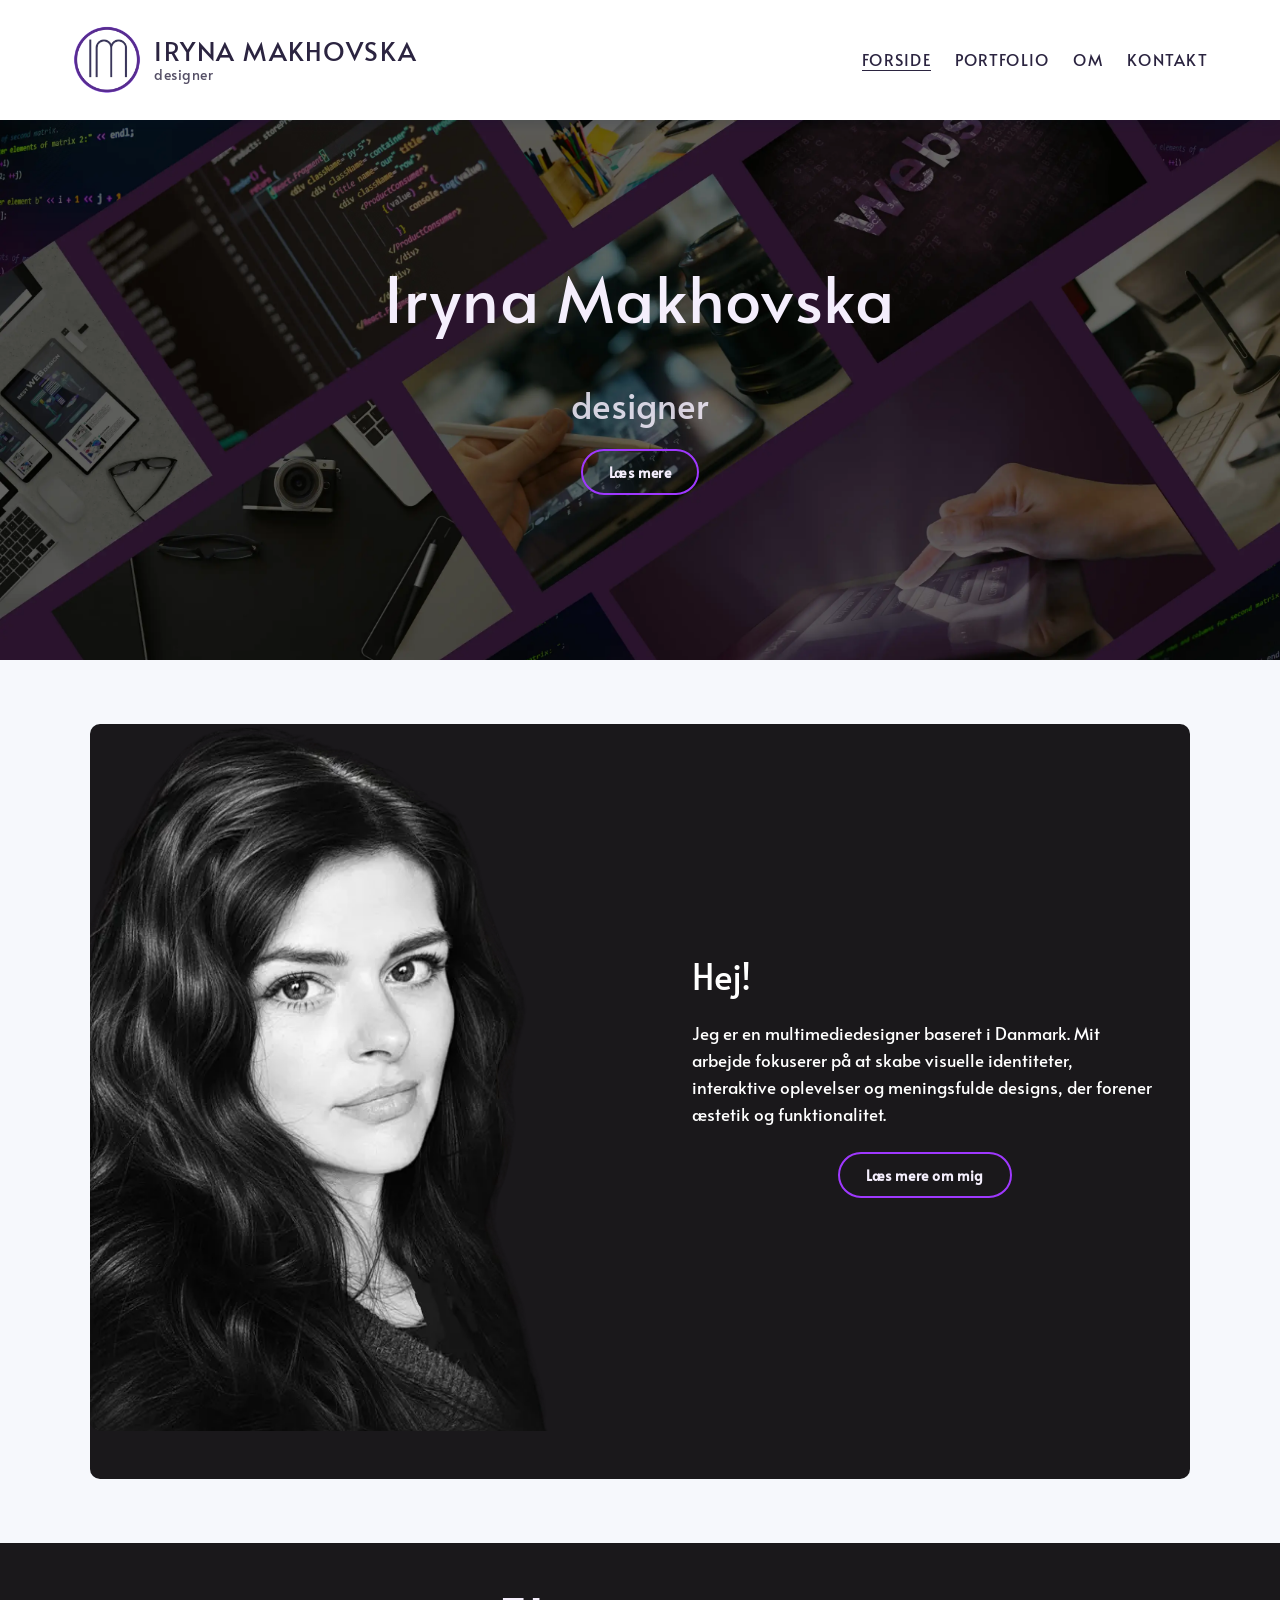
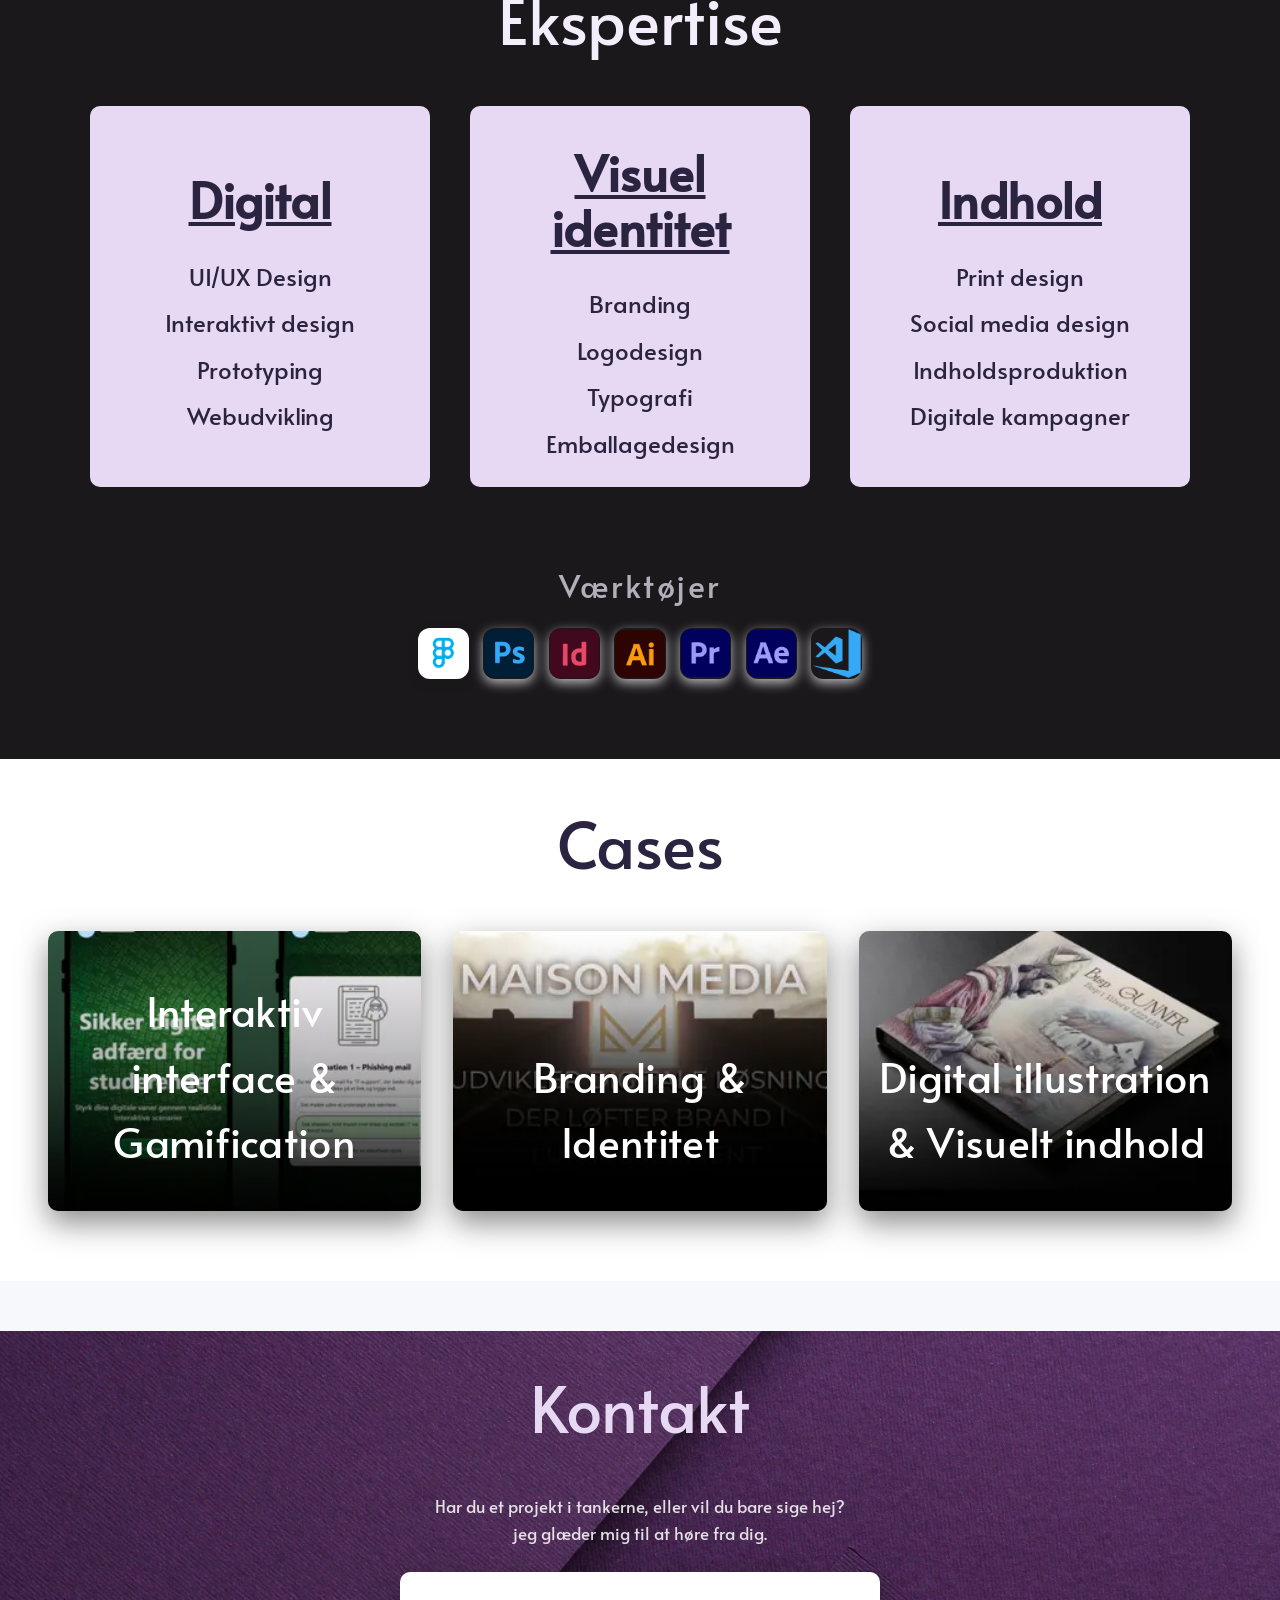
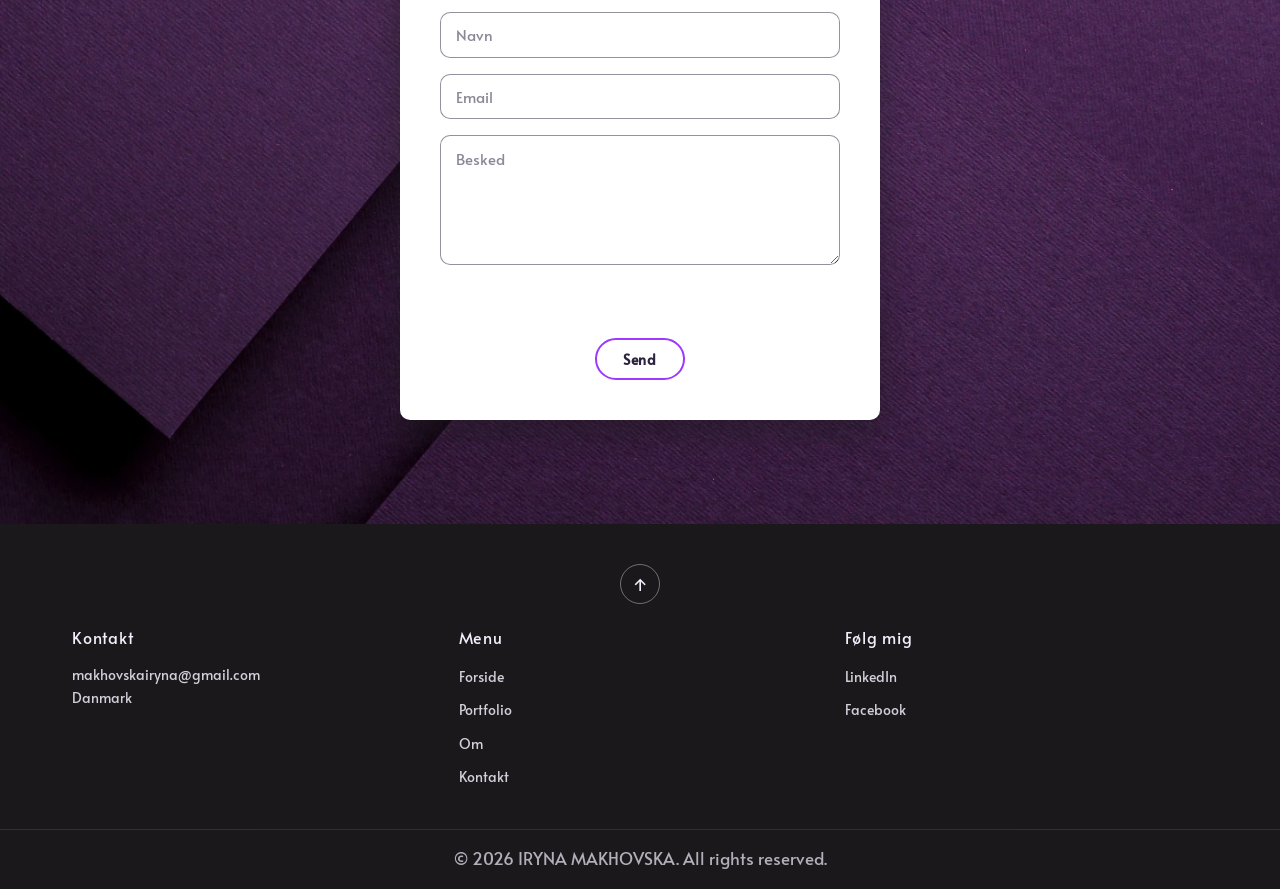
<file: index.html>
<!DOCTYPE html>
<html lang="da">
<head>
  <meta charset="UTF-8" />
  <meta name="viewport" content="width=device-width, initial-scale=1.0" />
  <title>IRYNA MAKHOVSKA-designer</title>
  <meta name="description" content="IRYNA MAKHOVSKA — Multimediedesigner baseret i Danmark." />
  <meta name="theme-color" content="#002350" />

  <meta property="og:type" content="website" />
  <meta property="og:title" content="IRYNA MAKHOVSKA | Designer" />
  <meta property="og:description" content="Digital Design" />

  <link rel="icon" href="data:image/svg+xml,%3Csvg xmlns='http://www.w3.org/2000/svg' viewBox='0 0 64 64'%3E%3Crect width='64' height='64' fill='%23002350'/%3E%3Ctext x='32' y='42' font-family='Georgia, serif' font-size='30' fill='%23ffffff' text-anchor='middle'%3EIM%3C/text%3E%3C/svg%3E" />

  <!-- Fonts -->
  <link rel="preconnect" href="https://fonts.googleapis.com">
  <link rel="preconnect" href="https://fonts.gstatic.com" crossorigin>
  <link href="https://fonts.googleapis.com/css2?family=Alata&display=swap" rel="stylesheet">

  <!-- Main CSS -->
  <link rel="stylesheet" href="css/style.css" />
</head>

<body id="top">

    <header class="site-header">
    <div class="header-bg"></div>

    <div class="container header-inner">
      <div class="logo">
        <a href="index.html" class="logo-link">
         <div class="logo-image">
           <img src="img/logo.webp" alt="logo-image">
         </div>
         <div class="logo-text">
           <p class="logo-name">IRYNA MAKHOVSKA</p>
           <p class="logo-subtitle">designer</p>
         </div>
        </a>
      </div>

      <nav class="nav" id="primary-nav">
        <ul class="nav-list">
          <li><a href="index.html" aria-current="page">FORSIDE</a></li>
          <li><a href="portfolio.html">PORTFOLIO</a></li>
          <li><a href="om.html">OM</a></li>
          <li><a href="kontakt.html">KONTAKT</a></li>
        </ul>
      </nav>

      <button class="burger" id="navToggle" aria-label="Toggle navigation" aria-expanded="false" aria-controls="primary-nav">
        <span></span>
        <span></span>
        <span></span>
      </button>
    </div>
  </header>

  <main>

    <!-- HERO  -->
    <section class="hero">
      <div class="hero-bg" aria-hidden="true"></div>
      <div class="hero-content">
        <h1 class="hero-name">Iryna Makhovska</h1>
        <h2 class="hero-tagline">designer</h2>
        <a href="om.html" class="btn-dark">Læs mere</a>
      </div>
    </section>

    <!-- OM MIG  -->
    <section class="section section-light" id="om-mig">
      <div class="about">
        <div class="about-image">
          <img src="img/portrait1.webp" alt="portræt af Iryna Makhovska" loading="lazy">
        </div>
        <div class="about-text">
          <h2>Hej!</h2>
          <p>
            Jeg er en multimediedesigner baseret i Danmark. Mit arbejde fokuserer på 
            at skabe visuelle identiteter, interaktive oplevelser og meningsfulde 
            designs, der forener æstetik og funktionalitet.
          </p>
          <a href="om.html" class="btn-dark">Læs mere om mig</a>
        </div>
      </div>
    </section>

     <!--  KERNEKOMPETENCER  -->
    <section class="section-dark" id="kernekompetencer">
      <h1 class="section-heading-on-dark">Ekspertise</h1>

    <div class="competence-grid">

      <div class="competence-col">
        <div class="competence-col-overlay"></div>
        <div class="competence-col-content">
          <h2 class="competence-col-title">Digital</h2>
          <ul class="competence-col-list">
            <li>UI/UX Design</li>
            <li>Interaktivt design</li>
            <li>Prototyping</li>
            <li>Webudvikling</li>
          </ul>
        </div>
      </div>

      <div class="competence-col">
        <div class="competence-col-overlay"></div>
        <div class="competence-col-content">
          <h2 class="competence-col-title">Visuel identitet</h2>
          <ul class="competence-col-list">
            <li>Branding</li>
            <li>Logodesign</li>
            <li>Typografi</li>
            <li>Emballagedesign</li>
          </ul>
        </div>
      </div>

      <div class="competence-col">
        <div class="competence-col-overlay"></div>
        <div class="competence-col-content">
          <h2 class="competence-col-title">Indhold</h2>
          <ul class="competence-col-list">
            <li>Print design</li>
            <li>Social media design</li>
            <li>Indholdsproduktion</li>
            <li>Digitale kampagner</li>
          </ul>
        </div>
      </div>

    </div>

      <div class="tools-block">
        <h2 class="tools-heading">Værktøjer</h2>
        <div class="tools-row">
          <span class="tool-badge tool-badge-plain"><img src="img/icon-figma.webp" alt="Figma"></span>
          <span class="tool-badge"><img src="img/icon-ps.webp" alt="Photoshop"></span>
          <span class="tool-badge"><img src="img/icon-id.webp" alt="InDesign"></span>
          <span class="tool-badge"><img src="img/icon-ai.webp" alt="Illustrator"></span>
          <span class="tool-badge"><img src="img/icon-pr.webp" alt="Premiere Pro"></span>
          <span class="tool-badge"><img src="img/icon-ae.webp" alt="After Effects"></span>
          <span class="tool-badge tool-badge--plain"><img src="img/icon-vs.webp" alt="VS Code"></span>
        </div>
      </div>
    </section>

     <section class="cases-nav">
  
      <div class="container">

        <h1>Cases</h1>
       <div class="cases-nav-grid">
        
         <a href="#case-design" class="cases-nav-item">
           <img src="img/ii.webp" alt="design case">
           <span class="cases-nav-title">Interaktiv interface & Gamification</span>
        
         </a>
        
         <a href="#case-branding" class="cases-nav-item">
           <img src="img/brand.webp" alt="design case">
           <span class="cases-nav-title">Branding & Identitet</span>
        
         </a>
         <a href="#case-indhold" class="cases-nav-item">
           <img src="img/di.webp" alt="design case">
           <span class="cases-nav-title">Digital illustration & Visuelt indhold</span>
        
         </a>
       </div>
      </div>
    </section>

    <!-- KONTAKT -->
    <section class="contact-section" id="kontakt">
      <h1 class="contact-heading">Kontakt</h1>
       <div class="section-intro">
          <p>Har du et projekt i tankerne, eller vil du bare sige hej? </p>
          <p> jeg glæder mig til at høre fra dig.</p>
       </div>

      <form class="contact-form" id="contactForm" novalidate>
        <label class="visually-hidden" for="cf-name">Navn</label>
        <input class="contact-form-field" type="text" id="cf-name" name="name" placeholder="Navn" required>

        <label class="visually-hidden" for="cf-email">Email</label>
        <input class="contact-form-field" type="email" id="cf-email" name="email" placeholder="Email" required>

        <label class="visually-hidden" for="cf-message">Besked</label>
        <textarea class="contact-form-field contact-form-field-textarea" id="cf-message" name="message" rows="5" placeholder="Besked" required></textarea>

        <p class="contact-form-status" id="contactFormStatus" role="status" aria-live="polite"></p>

        <button type="submit" class="btn">Send</button>
      </form>
    </section>



     </main>

  <!-- FOOTER -->
<footer class="site-footer">
  <a href="#top" class="scroll-top" aria-label="Til toppen">↑</a>

  <div class="container footer-grid">
    <div class="footer-col">
      <h3>Kontakt</h3>
      <p>makhovskairyna@gmail.com<br>Danmark</p>
    </div>

    <div class="footer-col">
      <h3>Menu</h3>
      <ul>
        <li><a href="index.html">Forside</a></li>
        <li><a href="portfolio.html">Portfolio</a></li>
        <li><a href="om.html">Om</a></li>
        <li><a href="kontakt.html">Kontakt</a></li>
      </ul>
    </div>

    <div class="footer-col">
      <h3>Følg mig</h3>
      <ul>
        <li><a href="https://www.linkedin.com/in/iryna-makhovska/">LinkedIn</a></li>
        <li><a href="https://www.facebook.com/iryna.makhovska">Facebook</a></li>
      </ul>
    </div>
  </div>

  <div class="footer-bottom">
    <p>© <span id="year"></span> IRYNA MAKHOVSKA. All rights reserved.</p>
  </div>
</footer>
<script type="module" src="js/main.js"></script>
</body>
</html>
</file>
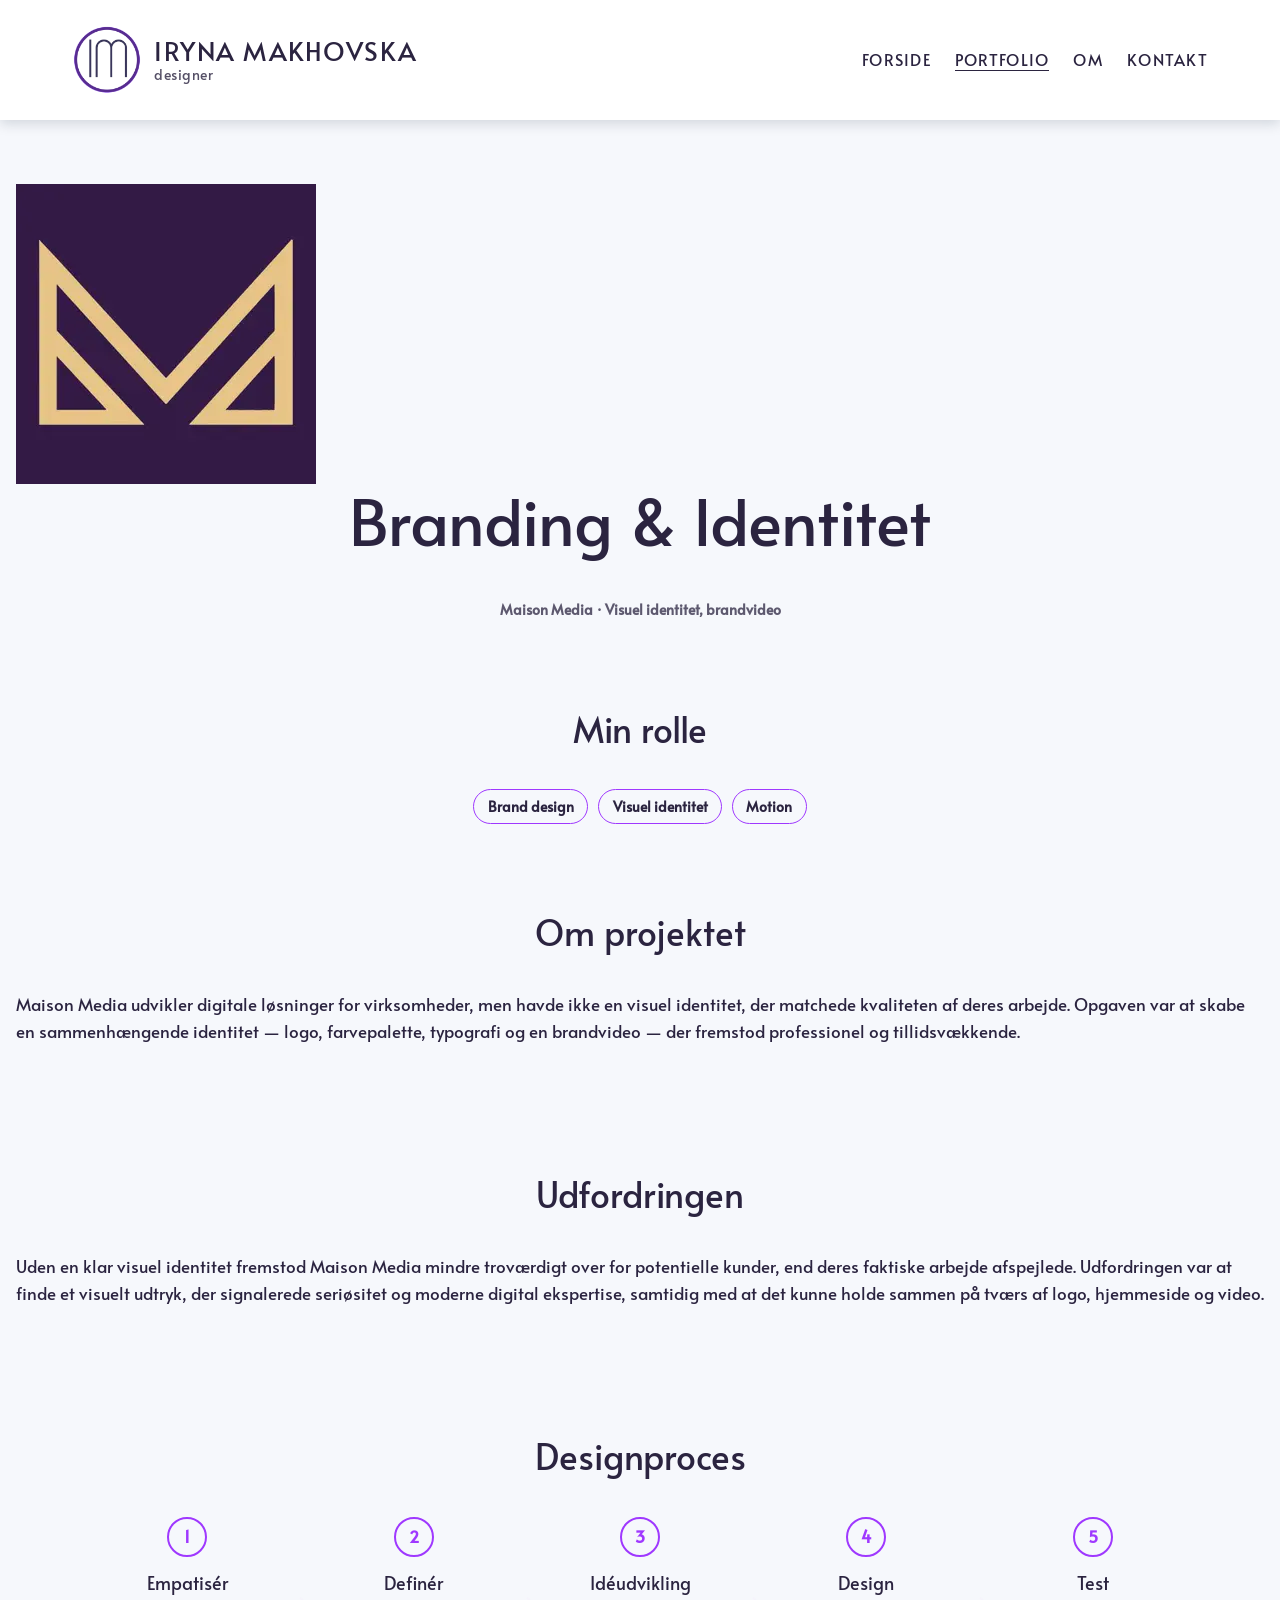
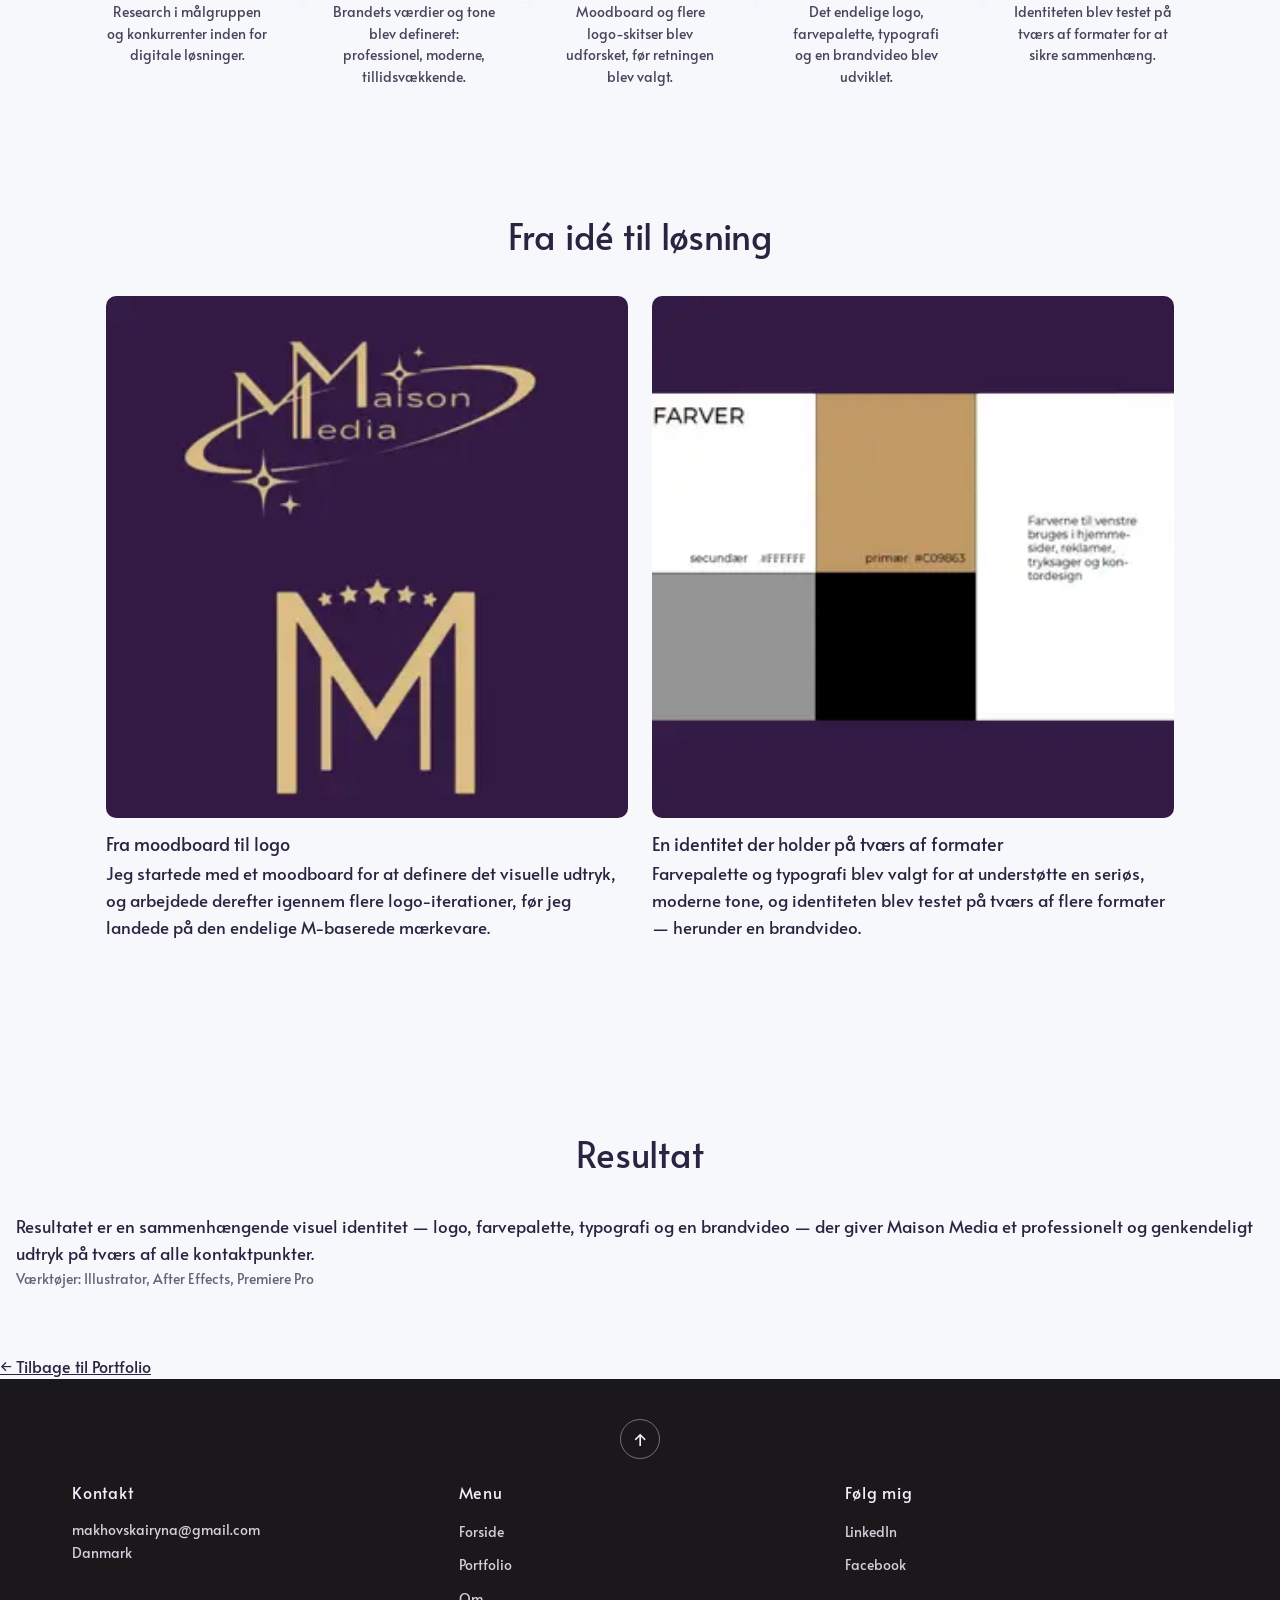
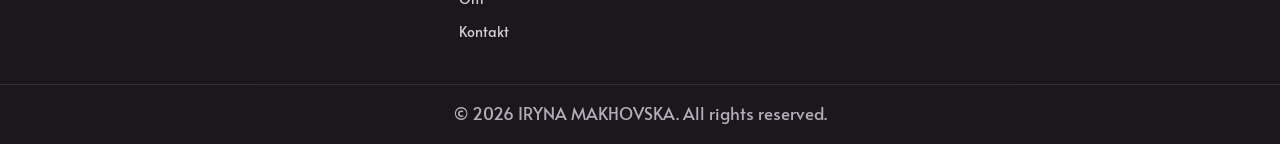
<file: case-branding.html>
<!DOCTYPE html>
<html lang="da">
<head>
  <meta charset="UTF-8" />
  <meta name="viewport" content="width=device-width, initial-scale=1.0" />
  <title>Branding & Identitet — Portfolio — IRYNA MAKHOVSKA</title>
  <meta name="description" content="Case: Branding & Identitet for Maison Media — Iryna Makhovska, multimediedesigner." />
  <meta name="theme-color" content="#002350" />

  <link rel="icon" href="data:image/svg+xml,%3Csvg xmlns='http://www.w3.org/2000/svg' viewBox='0 0 64 64'%3E%3Crect width='64' height='64' fill='%23002350'/%3E%3Ctext x='32' y='42' font-family='Georgia, serif' font-size='30' fill='%23ffffff' text-anchor='middle'%3EIM%3C/text%3E%3C/svg%3E" />

  <link rel="preconnect" href="https://fonts.googleapis.com">
  <link rel="preconnect" href="https://fonts.gstatic.com" crossorigin>
  <link href="https://fonts.googleapis.com/css2?family=Alata&display=swap" rel="stylesheet">

  <link rel="stylesheet" href="css/style.css" />
</head>

<body id="top">

  <header class="site-header">
    <div class="header-bg"></div>

    <div class="container header-inner">
      <div class="logo">
        <a href="index.html" class="logo-link">
         <div class="logo-image">
           <img src="img/logo.webp" alt="logo-image">
         </div>
         <div class="logo-text">
           <p class="logo-name">IRYNA MAKHOVSKA</p>
           <p class="logo-subtitle">designer</p>
         </div>
        </a>
      </div>

      <nav class="nav" id="primary-nav">
        <ul class="nav-list">
          <li><a href="index.html">FORSIDE</a></li>
          <li><a href="portfolio.html" aria-current="page">PORTFOLIO</a></li>
          <li><a href="om.html">OM</a></li>
          <li><a href="kontakt.html">KONTAKT</a></li>
        </ul>
      </nav>

      <button class="burger" id="navToggle" aria-label="Toggle navigation" aria-expanded="false" aria-controls="primary-nav">
        <span></span>
        <span></span>
        <span></span>
      </button>
    </div>
  </header>

  <main>

    <!-- HERO  -->
    <section class="section section--light">
      <div class="case-page-image">
        <img src="img/branding7.webp" alt="Visuel identitet for Maison Media">
      </div>
      <h1 class="section-heading">Branding & Identitet</h1>
      <p class="case-meta-inline" style="text-align:center;">Maison Media · Visuel identitet, brandvideo</p>
    </section>

    <!-- ============ MIN ROLLE ============ -->
    <section class="section section--light case-role">
     <h2 class="section-heading">Min rolle</h2>
         <ul class="role-list">
         <li class="role-pill">Brand design</li>
         <li class="role-pill">Visuel identitet</li>
         <li class="role-pill">Motion</li>
     </ul>
   </section>

    <!-- OM PROJEKTET -->
    <section class="section section--light">
      <h2 class="section-heading">Om projektet</h2>
      <div class="case-page-text">
        <p>
          Maison Media udvikler digitale løsninger for virksomheder, men
          havde ikke en visuel identitet, der matchede kvaliteten af deres
          arbejde. Opgaven var at skabe en sammenhængende identitet — logo,
          farvepalette, typografi og en brandvideo — der fremstod
          professionel og tillidsvækkende.
        </p>
      </div>
    </section>

    <!--  UDFORDRINGEN  -->
    <section class="section section--dark">
      <h2 class="section-heading section-heading-on-dark">Udfordringen</h2>
      <div class="case-page-text case-page-text--on-dark">
        <p>
          Uden en klar visuel identitet fremstod Maison Media mindre
          troværdigt over for potentielle kunder, end deres faktiske
          arbejde afspejlede. Udfordringen var at finde et visuelt udtryk,
          der signalerede seriøsitet og moderne digital ekspertise, samtidig
          med at det kunne holde sammen på tværs af logo, hjemmeside og
          video.
        </p>
      </div>
    </section>

    <!-- DESIGNPROCES  -->
    <section class="section section--light">
      <h2 class="section-heading">Designproces</h2>

      <div class="process-row">
        <div class="process-step">
          <div class="process-icon">1</div>
          <h3>Empatisér</h3>
          <p>Research i målgruppen og konkurrenter inden for digitale løsninger.</p>
        </div>

        <span class="process-arrow" aria-hidden="true">→</span>

        <div class="process-step">
          <div class="process-icon">2</div>
          <h3>Definér</h3>
          <p>Brandets værdier og tone blev defineret: professionel, moderne, tillidsvækkende.</p>
        </div>

        <span class="process-arrow" aria-hidden="true">→</span>

        <div class="process-step">
          <div class="process-icon">3</div>
          <h3>Idéudvikling</h3>
          <p>Moodboard og flere logo-skitser blev udforsket, før retningen blev valgt.</p>
        </div>

        <span class="process-arrow" aria-hidden="true">→</span>

        <div class="process-step">
          <div class="process-icon">4</div>
          <h3>Design</h3>
          <p>Det endelige logo, farvepalette, typografi og en brandvideo blev udviklet.</p>
        </div>

        <span class="process-arrow" aria-hidden="true">→</span>

        <div class="process-step">
          <div class="process-icon">5</div>
          <h3>Test</h3>
          <p>Identiteten blev testet på tværs af formater for at sikre sammenhæng.</p>
        </div>
      </div>
    </section>

    <!--  FRA IDÉ TIL LØSNING  -->
    <section class="section section--light">
      <h2 class="section-heading">Fra idé til løsning</h2>

      <div class="case-process">
        <div class="case-process-item">
          <img src="img/branding2.webp" alt="Moodboard og logo-iterationer">
          <h3>Fra moodboard til logo</h3>
          <p>
            Jeg startede med et moodboard for at definere det visuelle
            udtryk, og arbejdede derefter igennem flere logo-iterationer,
            før jeg landede på den endelige M-baserede mærkevare.
          </p>
        </div>
        <div class="case-process-item">
          <img src="img/brand3.webp" alt="Identitet anvendt på flere formater">
          <h3>En identitet der holder på tværs af formater</h3>
          <p>
            Farvepalette og typografi blev valgt for at understøtte en
            seriøs, moderne tone, og identiteten blev testet på tværs af
            flere formater — herunder en brandvideo.
          </p>
        </div>
      </div>
    </section>

    <!-- RESULTAT -->
    <section class="section section--light">
      <h2 class="section-heading">Resultat</h2>
      <div class="case-page-text">
        <p>
          Resultatet er en sammenhængende visuel identitet — logo,
          farvepalette, typografi og en brandvideo — der giver Maison Media
          et professionelt og genkendeligt udtryk på tværs af alle
          kontaktpunkter.
        </p>
        <p class="case-tools-inline">Værktøjer: Illustrator, After Effects, Premiere Pro</p>
      </div>
    </section>

    <a href="portfolio.html" class="case-back">← Tilbage til Portfolio</a>

  </main>

  <!-- FOOTER -->
  <footer class="site-footer">
    <a href="#top" class="scroll-top" aria-label="Til toppen">↑</a>

    <div class="container footer-grid">
      <div class="footer-col">
        <h3>Kontakt</h3>
        <p>makhovskairyna@gmail.com<br>Danmark</p>
      </div>

      <div class="footer-col">
        <h3>Menu</h3>
        <ul>
          <li><a href="index.html">Forside</a></li>
          <li><a href="portfolio.html">Portfolio</a></li>
          <li><a href="om.html">Om</a></li>
          <li><a href="kontakt.html">Kontakt</a></li>
        </ul>
      </div>

      <div class="footer-col">
        <h3>Følg mig</h3>
        <ul>
          <li><a href="https://www.linkedin.com/in/iryna-makhovska/">LinkedIn</a></li>
          <li><a href="https://www.facebook.com/iryna.makhovska">Facebook</a></li>
        </ul>
      </div>
    </div>

    <div class="footer-bottom">
      <p>© <span id="year"></span> IRYNA MAKHOVSKA. All rights reserved.</p>
    </div>
  </footer>

  <script type="module" src="js/main.js"></script>
</body>
</html>
</file>
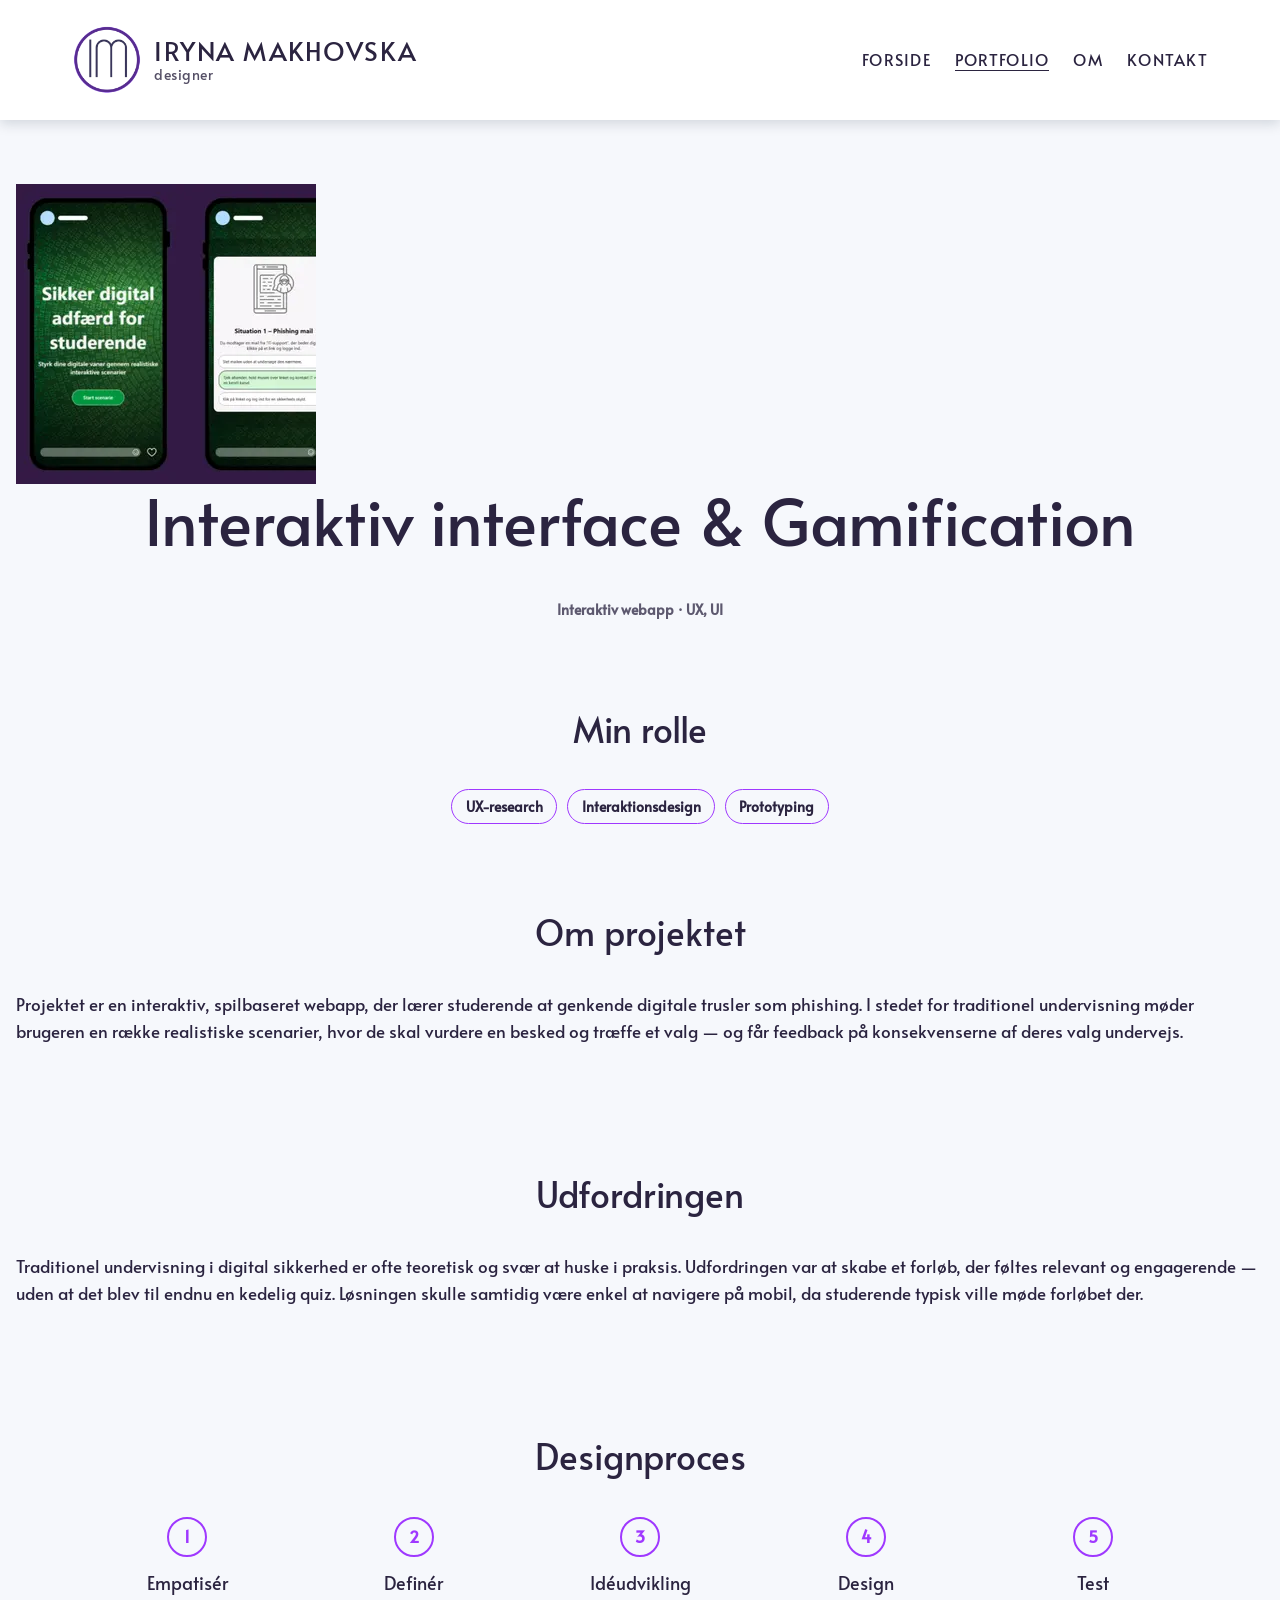
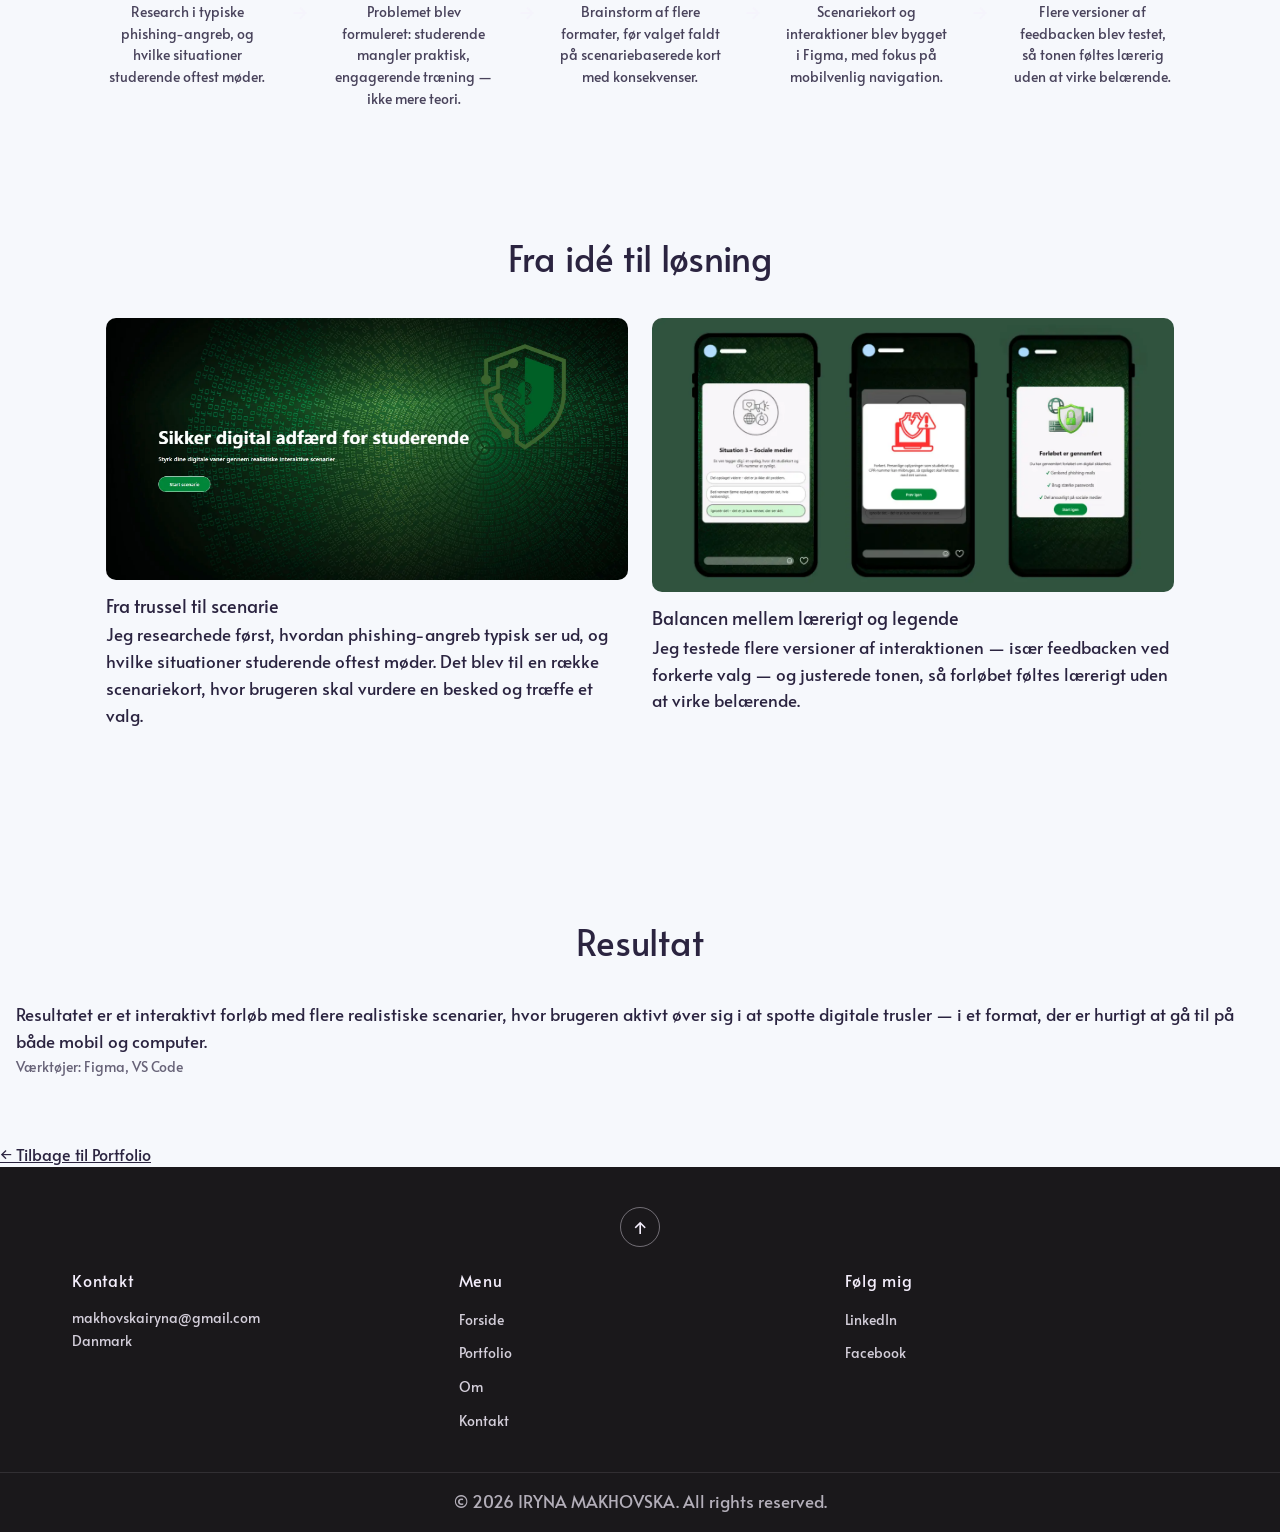
<file: case-design.html>
<!DOCTYPE html>
<html lang="da">
<head>
  <meta charset="UTF-8" />
  <meta name="viewport" content="width=device-width, initial-scale=1.0" />
  <title>Interaktiv interface & Gamification — Portfolio — IRYNA MAKHOVSKA</title>
  <meta name="description" content="Case: Interaktiv interface & Gamification — Iryna Makhovska, multimediedesigner." />
  <meta name="theme-color" content="#002350" />

  <link rel="icon" href="data:image/svg+xml,%3Csvg xmlns='http://www.w3.org/2000/svg' viewBox='0 0 64 64'%3E%3Crect width='64' height='64' fill='%23002350'/%3E%3Ctext x='32' y='42' font-family='Georgia, serif' font-size='30' fill='%23ffffff' text-anchor='middle'%3EIM%3C/text%3E%3C/svg%3E" />

  <link rel="preconnect" href="https://fonts.googleapis.com">
  <link rel="preconnect" href="https://fonts.gstatic.com" crossorigin>
  <link href="https://fonts.googleapis.com/css2?family=Alata&display=swap" rel="stylesheet">

  <link rel="stylesheet" href="css/style.css" />
</head>

<body id="top">

  <header class="site-header">
    <div class="header-bg"></div>

    <div class="container header-inner">
      <div class="logo">
        <a href="index.html" class="logo-link">
         <div class="logo-image">
           <img src="img/logo.webp" alt="logo-image">
         </div>
         <div class="logo-text">
           <p class="logo-name">IRYNA MAKHOVSKA</p>
           <p class="logo-subtitle">designer</p>
         </div>
        </a>
      </div>

      <nav class="nav" id="primary-nav">
        <ul class="nav-list">
          <li><a href="index.html">FORSIDE</a></li>
          <li><a href="portfolio.html" aria-current="page">PORTFOLIO</a></li>
          <li><a href="om.html">OM</a></li>
          <li><a href="kontakt.html">KONTAKT</a></li>
        </ul>
      </nav>

      <button class="burger" id="navToggle" aria-label="Toggle navigation" aria-expanded="false" aria-controls="primary-nav">
        <span></span>
        <span></span>
        <span></span>
      </button>
    </div>
  </header>

  <main>

    <!-- HERO -->
    <section class="section section--light">
      <div class="case-page-image">
        <img src="img/ii10.webp" alt="Interaktivt interface til Sikker digital adfærd for studerende">
      </div>
      <h1 class="section-heading">Interaktiv interface & Gamification</h1>
      <p class="case-meta-inline" style="text-align:center;"> Interaktiv webapp · UX, UI</p>
    </section>

    <!--  MIN ROLLE -->
    <section class="section section--light case-role">
     <h2 class="section-heading">Min rolle</h2>
     <ul class="role-list">
         <li class="role-pill">UX-research</li>
         <li class="role-pill">Interaktionsdesign</li>
         <li class="role-pill">Prototyping</li>
      </ul>
   </section>

    <!-- OM PROJEKTET -->
    <section class="section section--light">
      <h2 class="section-heading">Om projektet</h2>
      <div class="case-page-text">
        <p>
          Projektet er en interaktiv, spilbaseret webapp, der lærer studerende
          at genkende digitale trusler som phishing. I stedet for traditionel
          undervisning møder brugeren en række realistiske scenarier, hvor
          de skal vurdere en besked og træffe et valg — og får feedback på
          konsekvenserne af deres valg undervejs.
        </p>
      </div>
    </section>

    <!-- UDFORDRINGEN -->
    <section class="section section--dark">
      <h2 class="section-heading section-heading-on-dark">Udfordringen</h2>
      <div class="case-page-text case-page-text--on-dark">
        <p>
          Traditionel undervisning i digital sikkerhed er ofte teoretisk og
          svær at huske i praksis. Udfordringen var at skabe et forløb, der
          føltes relevant og engagerende — uden at det blev til endnu en
          kedelig quiz. Løsningen skulle samtidig være enkel at navigere på
          mobil, da studerende typisk ville møde forløbet der.
        </p>
      </div>
    </section>

    <!-- DESIGNPROCES  -->
    <section class="section section--light">
      <h2 class="section-heading">Designproces</h2>

      <div class="process-row">
        <div class="process-step">
          <div class="process-icon">1</div>
          <h3>Empatisér</h3>
          <p>Research i typiske phishing-angreb, og hvilke situationer studerende oftest møder.</p>
        </div>

        <span class="process-arrow" aria-hidden="true">→</span>

        <div class="process-step">
          <div class="process-icon">2</div>
          <h3>Definér</h3>
          <p>Problemet blev formuleret: studerende mangler praktisk, engagerende træning — ikke mere teori.</p>
        </div>

        <span class="process-arrow" aria-hidden="true">→</span>

        <div class="process-step">
          <div class="process-icon">3</div>
          <h3>Idéudvikling</h3>
          <p>Brainstorm af flere formater, før valget faldt på scenariebaserede kort med konsekvenser.</p>
        </div>

        <span class="process-arrow" aria-hidden="true">→</span>

        <div class="process-step">
          <div class="process-icon">4</div>
          <h3>Design</h3>
          <p>Scenariekort og interaktioner blev bygget i Figma, med fokus på mobilvenlig navigation.</p>
        </div>

        <span class="process-arrow" aria-hidden="true">→</span>

        <div class="process-step">
          <div class="process-icon">5</div>
          <h3>Test</h3>
          <p>Flere versioner af feedbacken blev testet, så tonen føltes lærerig uden at virke belærende.</p>
        </div>
      </div>
    </section>

    <!-- FRA IDÉ TIL LØSNING  -->
    <section class="section section--light">
      <h2 class="section-heading">Fra idé til løsning</h2>

      <div class="case-process">
        <div class="case-process-item">
          <img src="img/ii1.webp" alt="Skitse af scenarie-flow">
          <h3>Fra trussel til scenarie</h3>
          <p>
            Jeg researchede først, hvordan phishing-angreb typisk ser ud, og
            hvilke situationer studerende oftest møder. Det blev til en
            række scenariekort, hvor brugeren skal vurdere en besked og
            træffe et valg.
          </p>
        </div>
        <div class="case-process-item">
          <img src="img/ii8.webp" alt="Version af feedback-skærm">
          <h3>Balancen mellem lærerigt og legende</h3>
          <p>
            Jeg testede flere versioner af interaktionen — især feedbacken
            ved forkerte valg — og justerede tonen, så forløbet føltes
            lærerigt uden at virke belærende.
          </p>
        </div>
      </div>
    </section>

    <!--  RESULTAT -->
    <section class="section section--light">
      <h2 class="section-heading">Resultat</h2>
      <div class="case-page-text">
        <p>
          Resultatet er et interaktivt forløb med flere realistiske
          scenarier, hvor brugeren aktivt øver sig i at spotte digitale
          trusler — i et format, der er hurtigt at gå til på både mobil og
          computer.
        </p>
        <p class="case-tools-inline">Værktøjer: Figma, VS Code</p>
      </div>
    </section>

    <a href="portfolio.html" class="case-back">← Tilbage til Portfolio</a>

  </main>

  <!-- FOOTER -->
  <footer class="site-footer">
    <a href="#top" class="scroll-top" aria-label="Til toppen">↑</a>

    <div class="container footer-grid">
      <div class="footer-col">
        <h3>Kontakt</h3>
        <p>makhovskairyna@gmail.com<br>Danmark</p>
      </div>

      <div class="footer-col">
        <h3>Menu</h3>
        <ul>
          <li><a href="index.html">Forside</a></li>
          <li><a href="portfolio.html">Portfolio</a></li>
          <li><a href="om.html">Om</a></li>
          <li><a href="kontakt.html">Kontakt</a></li>
        </ul>
      </div>

      <div class="footer-col">
        <h3>Følg mig</h3>
        <ul>
          <li><a href="https://www.linkedin.com/in/iryna-makhovska/">LinkedIn</a></li>
          <li><a href="https://www.facebook.com/iryna.makhovska">Facebook</a></li>
        </ul>
      </div>
    </div>

    <div class="footer-bottom">
      <p>© <span id="year"></span> IRYNA MAKHOVSKA. All rights reserved.</p>
    </div>
  </footer>

  <script type="module" src="js/main.js"></script>
</body>
</html>
</file>
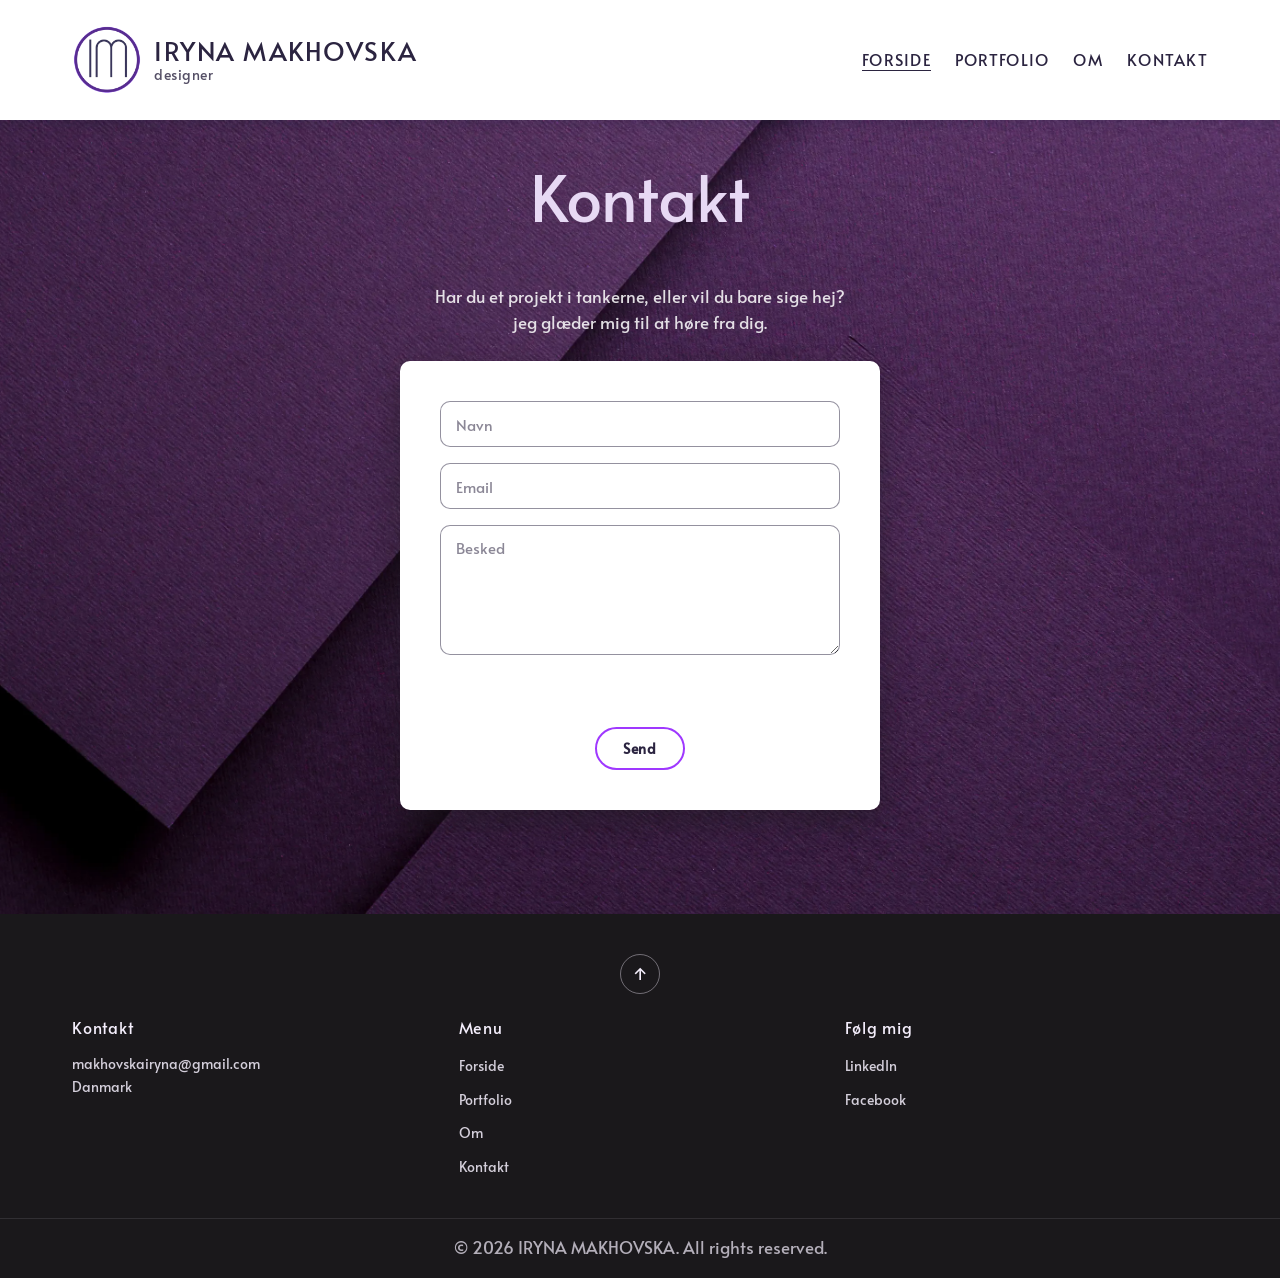
<file: kontakt.html>
<!DOCTYPE html>
<html lang="da">
<head>
  <meta charset="UTF-8" />
  <meta name="viewport" content="width=device-width, initial-scale=1.0" />
  <title>IRYNA MAKHOVSKA-designer</title>
  <meta name="description" content="IRYNA MAKHOVSKA — Multimediedesigner baseret i Danmark." />
  <meta name="theme-color" content="#002350" />

  <meta property="og:type" content="website" />
  <meta property="og:title" content="IRYNA MAKHOVSKA | Designer" />
  <meta property="og:description" content="Digital Design" />

  <link rel="icon" href="data:image/svg+xml,%3Csvg xmlns='http://www.w3.org/2000/svg' viewBox='0 0 64 64'%3E%3Crect width='64' height='64' fill='%23002350'/%3E%3Ctext x='32' y='42' font-family='Georgia, serif' font-size='30' fill='%23ffffff' text-anchor='middle'%3EIM%3C/text%3E%3C/svg%3E" />

  <!-- Fonts -->
  <link rel="preconnect" href="https://fonts.googleapis.com">
  <link rel="preconnect" href="https://fonts.gstatic.com" crossorigin>
  <link href="https://fonts.googleapis.com/css2?family=Alata&display=swap" rel="stylesheet">

  <!-- Main CSS -->
  <link rel="stylesheet" href="css/style.css" />
</head>

<body id="top">

    <header class="site-header">
    <div class="header-bg"></div>

    <div class="container header-inner">
      <div class="logo">
        <a href="index.html" class="logo-link">
         <div class="logo-image">
           <img src="img/logo.webp" alt="logo-image">
         </div>
         <div class="logo-text">
           <p class="logo-name">IRYNA MAKHOVSKA</p>
           <p class="logo-subtitle">designer</p>
         </div>
        </a>
      </div>

      <nav class="nav" id="primary-nav">
        <ul class="nav-list">
          <li><a href="index.html" aria-current="page">FORSIDE</a></li>
          <li><a href="portfolio.html">PORTFOLIO</a></li>
          <li><a href="om.html">OM</a></li>
          <li><a href="kontakt.html">KONTAKT</a></li>
        </ul>
      </nav>

      <button class="burger" id="navToggle" aria-label="Toggle navigation" aria-expanded="false" aria-controls="primary-nav">
        <span></span>
        <span></span>
        <span></span>
      </button>
    </div>
  </header>

  <main>

      <!-- KONTAKT -->
    <section class="contact-section" id="kontakt">
      <h1 class="contact-heading">Kontakt</h1>
       <div class="section-intro">
          <p>Har du et projekt i tankerne, eller vil du bare sige hej? </p>
          <p> jeg glæder mig til at høre fra dig.</p>
       </div>

      <form class="contact-form" id="contactForm" novalidate>
        <label class="visually-hidden" for="cf-name">Navn</label>
        <input class="contact-form-field" type="text" id="cf-name" name="name" placeholder="Navn" required>

        <label class="visually-hidden" for="cf-email">Email</label>
        <input class="contact-form-field" type="email" id="cf-email" name="email" placeholder="Email" required>

        <label class="visually-hidden" for="cf-message">Besked</label>
        <textarea class="contact-form-field contact-form-field-textarea" id="cf-message" name="message" rows="5" placeholder="Besked" required></textarea>

        <p class="contact-form-status" id="contactFormStatus" role="status" aria-live="polite"></p>

        <button type="submit" class="btn">Send</button>
      </form>
    </section>





  </main>

   <!-- FOOTER -->
<footer class="site-footer">
  <a href="#top" class="scroll-top" aria-label="Til toppen">↑</a>

  <div class="container footer-grid">
    <div class="footer-col">
      <h3>Kontakt</h3>
      <p>makhovskairyna@gmail.com<br>Danmark</p>
    </div>

    <div class="footer-col">
      <h3>Menu</h3>
      <ul>
        <li><a href="index.html">Forside</a></li>
        <li><a href="portfolio.html">Portfolio</a></li>
        <li><a href="om.html">Om</a></li>
        <li><a href="kontakt.html">Kontakt</a></li>
      </ul>
    </div>

    <div class="footer-col">
      <h3>Følg mig</h3>
      <ul>
        <li><a href="https://www.linkedin.com/in/iryna-makhovska/">LinkedIn</a></li>
        <li><a href="https://www.facebook.com/iryna.makhovska">Facebook</a></li>
      </ul>
    </div>
  </div>

  <div class="footer-bottom">
    <p>© <span id="year"></span> IRYNA MAKHOVSKA. All rights reserved.</p>
  </div>
</footer>
<script type="module" src="js/main.js"></script>
</body>
</html>
</file>
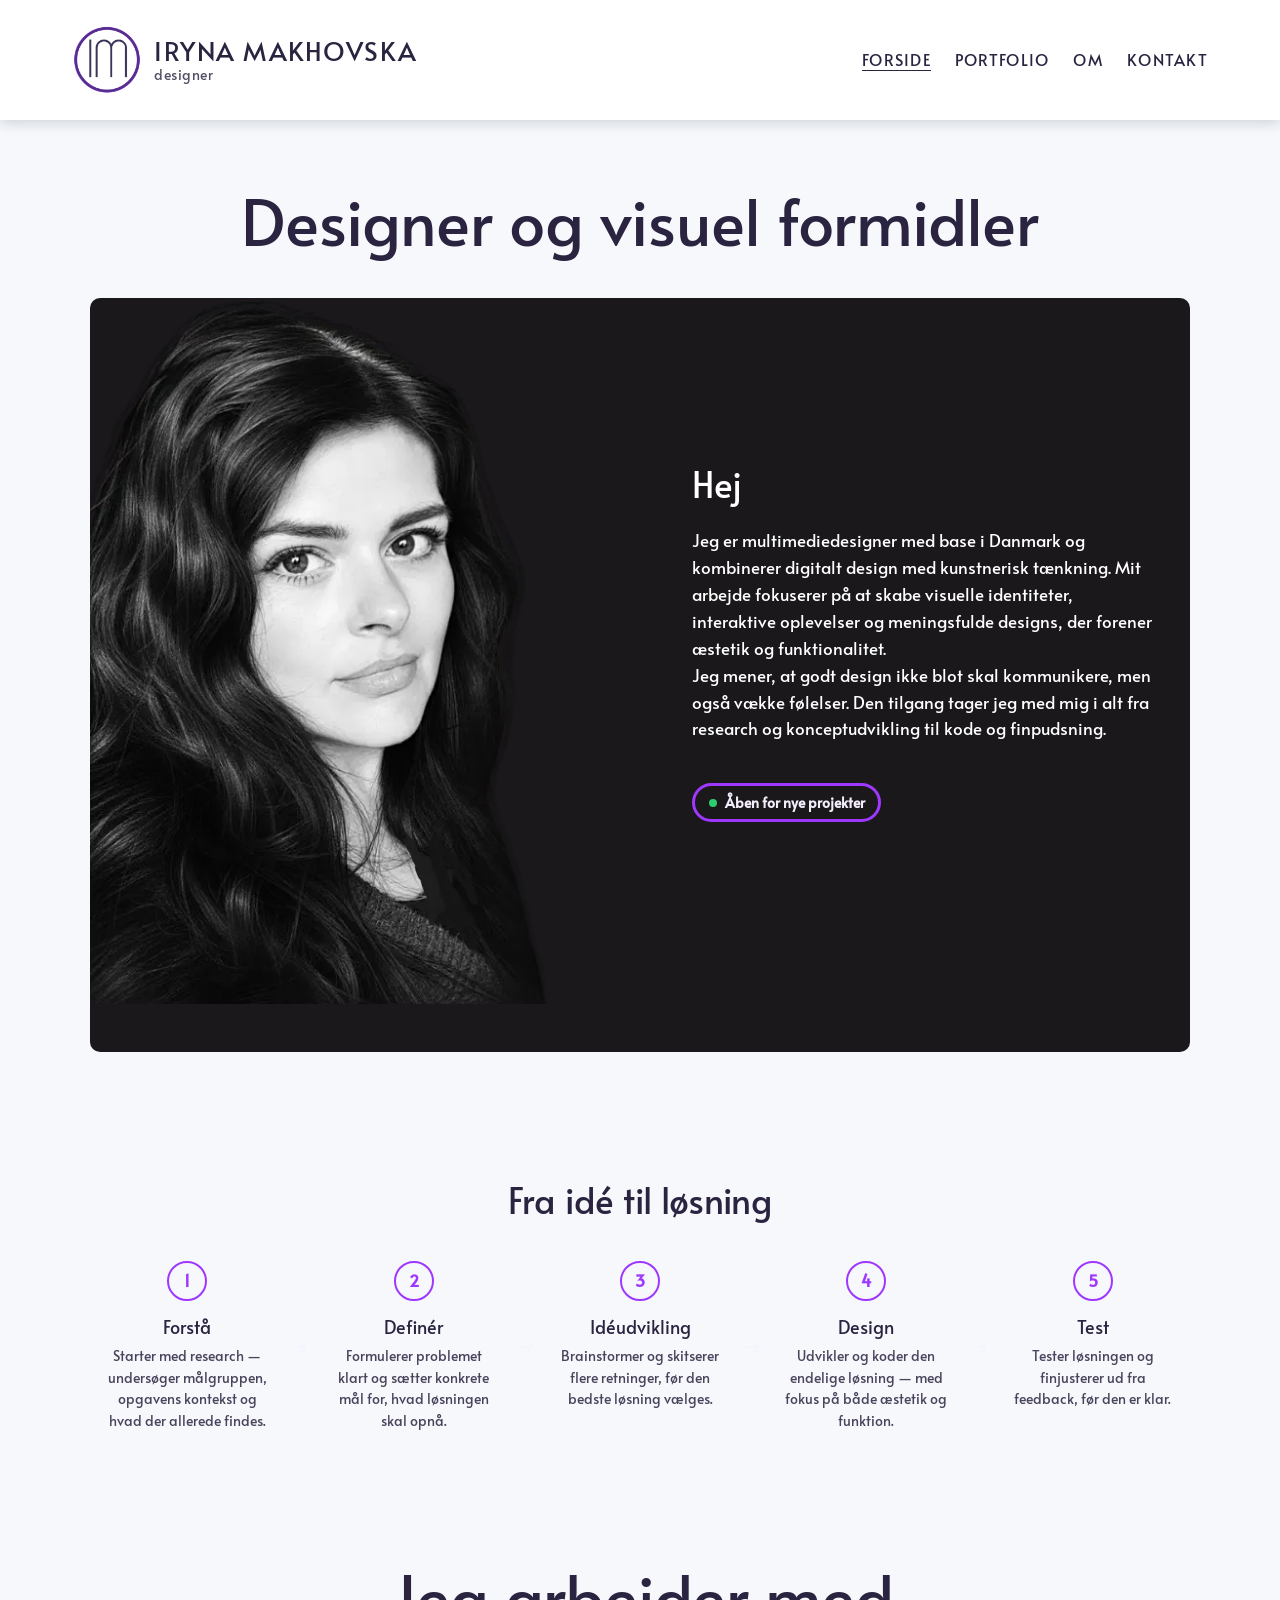
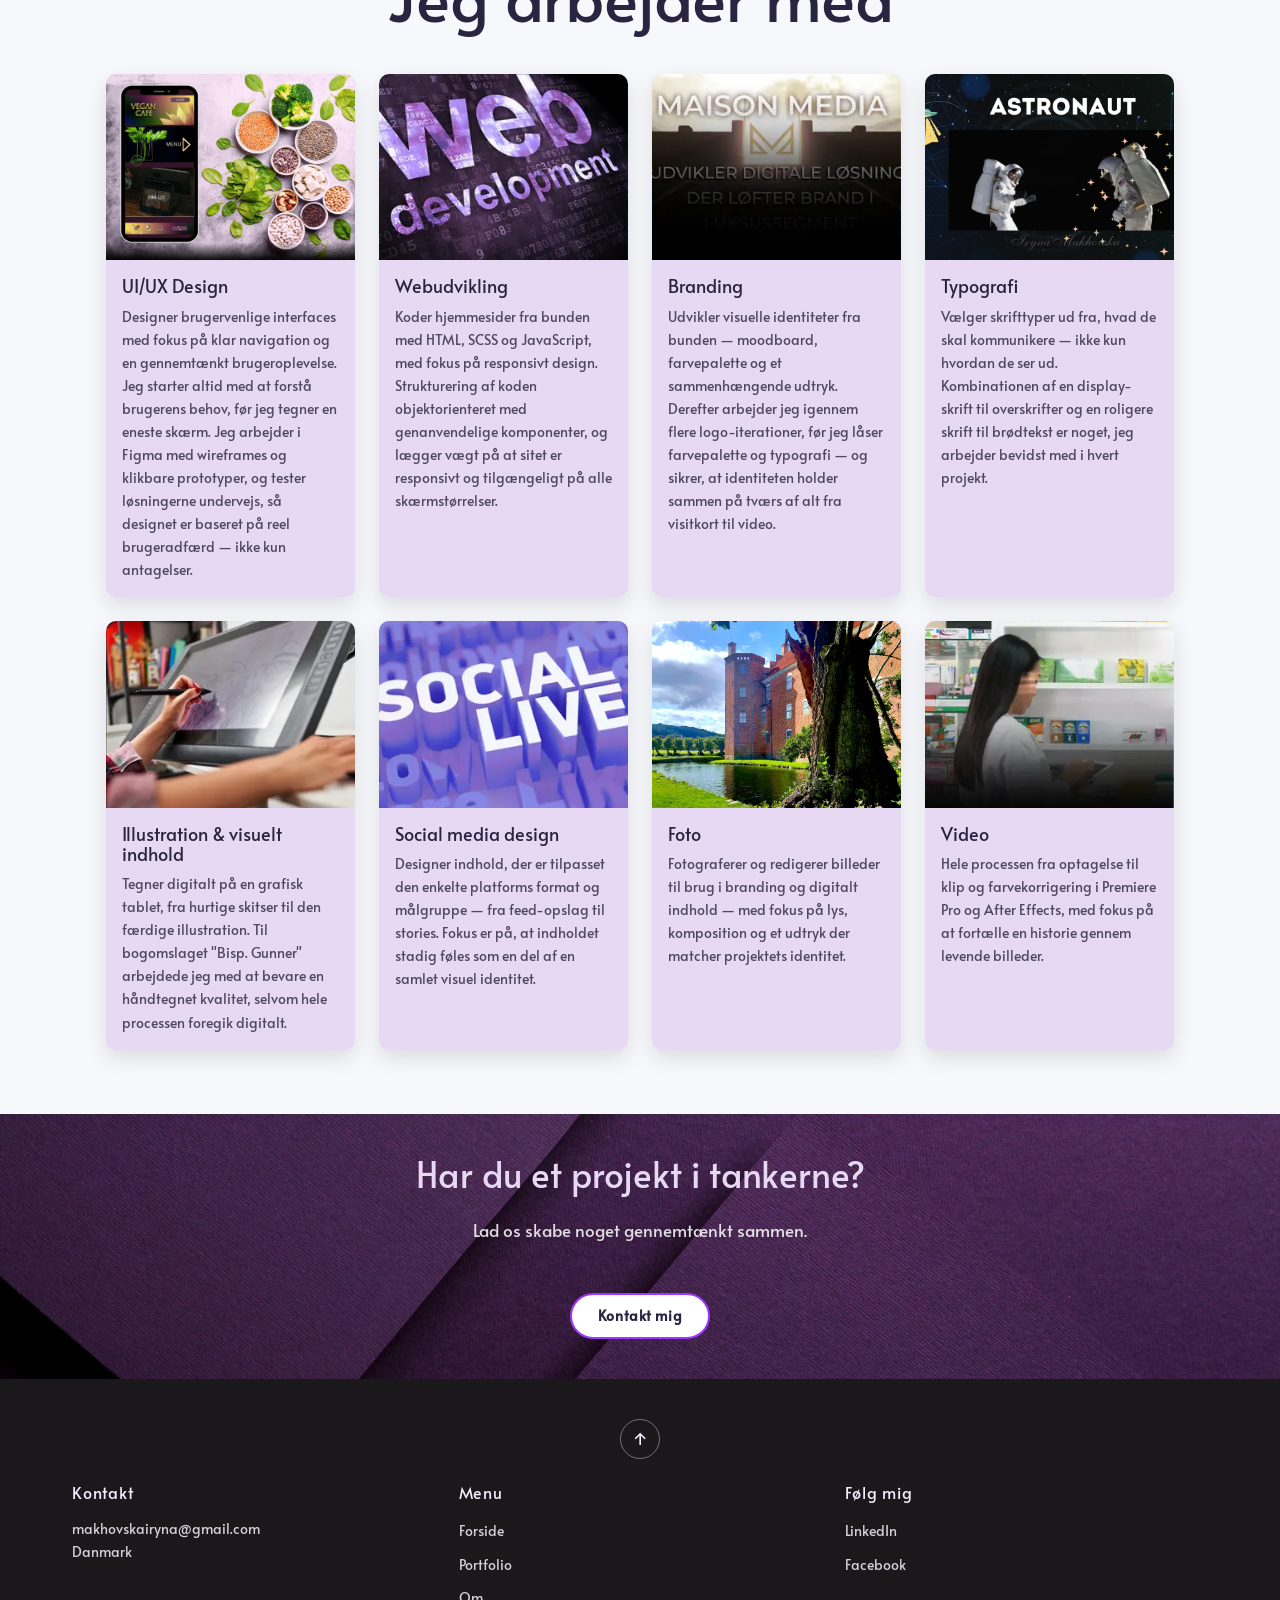
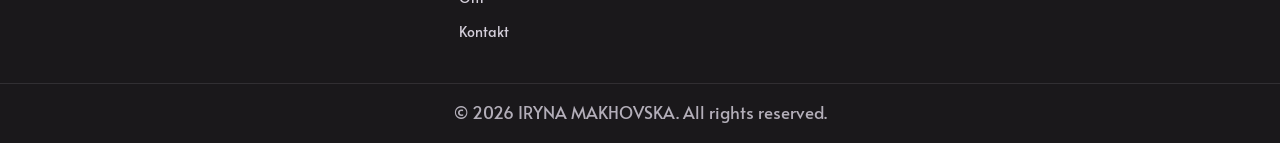
<file: om.html>
<!DOCTYPE html>
<html lang="da">
<head>
  <meta charset="UTF-8" />
  <meta name="viewport" content="width=device-width, initial-scale=1.0" />
  <title>IRYNA MAKHOVSKA-designer</title>
  <meta name="description" content="IRYNA MAKHOVSKA — Multimediedesigner baseret i Danmark." />
  <meta name="theme-color" content="#002350" />

  <meta property="og:type" content="website" />
  <meta property="og:title" content="IRYNA MAKHOVSKA | Designer" />
  <meta property="og:description" content="Digital Design" />

  <link rel="icon" href="data:image/svg+xml,%3Csvg xmlns='http://www.w3.org/2000/svg' viewBox='0 0 64 64'%3E%3Crect width='64' height='64' fill='%23002350'/%3E%3Ctext x='32' y='42' font-family='Georgia, serif' font-size='30' fill='%23ffffff' text-anchor='middle'%3EIM%3C/text%3E%3C/svg%3E" />

  <!-- Fonts -->
  <link rel="preconnect" href="https://fonts.googleapis.com">
  <link rel="preconnect" href="https://fonts.gstatic.com" crossorigin>
  <link href="https://fonts.googleapis.com/css2?family=Alata&display=swap" rel="stylesheet">

  <!-- Main CSS -->
  <link rel="stylesheet" href="css/style.css" />
</head>

<body id="top">

    <header class="site-header">
    <div class="header-bg"></div>

    <div class="container header-inner">
      <div class="logo">
        <a href="index.html" class="logo-link">
         <div class="logo-image">
           <img src="img/logo.webp" alt="logo-image">
         </div>
         <div class="logo-text">
           <p class="logo-name">IRYNA MAKHOVSKA</p>
           <p class="logo-subtitle">designer</p>
         </div>
        </a>
      </div>

      <nav class="nav" id="primary-nav">
        <ul class="nav-list">
          <li><a href="index.html" aria-current="page">FORSIDE</a></li>
          <li><a href="portfolio.html">PORTFOLIO</a></li>
          <li><a href="om.html">OM</a></li>
          <li><a href="kontakt.html">KONTAKT</a></li>
        </ul>
      </nav>

      <button class="burger" id="navToggle" aria-label="Toggle navigation" aria-expanded="false" aria-controls="primary-nav">
        <span></span>
        <span></span>
        <span></span>
      </button>
    </div>
  </header>

  <main>
    

    <section class="section section-light" id="om-mig">
      <h1 class="section-heading">Designer og visuel formidler</h1>

      <div class="about">
        <div class="about-image">
          <img src="img/portrait1.webp" alt="Iryna Makhovska" loading="lazy">
        </div>
        <div class="about-text">
          <h2>Hej</h2>
          <p>
            Jeg er multimediedesigner med base i Danmark og kombinerer digitalt
            design med kunstnerisk tænkning. Mit arbejde fokuserer på at skabe
            visuelle identiteter, interaktive oplevelser og meningsfulde
            designs, der forener æstetik og funktionalitet.
          </p>
          <p>
            Jeg mener, at godt design ikke blot skal kommunikere, men også
            vække følelser. Den tilgang tager jeg med mig i alt fra research
            og konceptudvikling til kode og finpudsning.
          </p>

          <span class="availability-badge">
           <span class="availability-dot" aria-hidden="true"></span>
           Åben for nye projekter
         </span>
         
        </div>
      </div>
    </section>

    <!--ARBEJDSPROCESS-->
<section class="section section--dark" id="proces">
  <h2 class="section-heading">Fra idé til løsning</h2>

  <div class="process-row">
    <div class="process-step">
      <div class="process-icon">1</div>
      <h3>Forstå</h3>
      <p>Starter med research — undersøger målgruppen, opgavens kontekst og hvad der allerede findes.</p>
    </div>

    <span class="process-arrow" aria-hidden="true">→</span>

    <div class="process-step">
      <div class="process-icon">2</div>
      <h3>Definér</h3>
      <p>Formulerer problemet klart og sætter konkrete mål for, hvad løsningen skal opnå.</p>
    </div>

    <span class="process-arrow" aria-hidden="true">→</span>

    <div class="process-step">
      <div class="process-icon">3</div>
      <h3>Idéudvikling</h3>
      <p>Brainstormer og skitserer flere retninger, før den bedste løsning vælges.</p>
    </div>

    <span class="process-arrow" aria-hidden="true">→</span>

    <div class="process-step">
      <div class="process-icon">4</div>
      <h3>Design</h3>
      <p>Udvikler og koder den endelige løsning — med fokus på både æstetik og funktion.</p>
    </div>

    <span class="process-arrow" aria-hidden="true">→</span>

    <div class="process-step">
      <div class="process-icon">5</div>
      <h3>Test</h3>
      <p>Tester løsningen og finjusterer ud fra feedback, før den er klar.</p>
    </div>
  </div>
</section> 

    <!--  DET KAN JEG -->
    <section class="section section--light" id="det-kan-jeg">
      <h1 class="section-heading">Jeg arbejder med</h1>

      <div class="skills-detail-grid">

        <div class="skill-card">
          <img src="img/kafe.webp" alt="UI/UX Design">
          <div class="skill-card-body">
            <h3>UI/UX Design</h3>
            <p class="skill-intro">
              Designer brugervenlige interfaces med fokus på klar navigation
              og en gennemtænkt brugeroplevelse.
                Jeg starter altid med at forstå brugerens behov, før jeg
                tegner en eneste skærm. Jeg arbejder i Figma med wireframes
                og klikbare prototyper, og tester løsningerne undervejs, så
                designet er baseret på reel brugeradfærd — ikke kun
                antagelser.
              </p>
            </div>
          </div>
      

        <div class="skill-card">
          <img src="img/web.webp" alt="Webudvikling">
          <div class="skill-card-body">
            <h3>Webudvikling</h3>
            <p class="skill-intro">
              Koder hjemmesider fra bunden med HTML, SCSS og JavaScript, med
              fokus på responsivt design.
              Strukturering af koden objektorienteret med genanvendelige komponenter, 
              og lægger vægt på at sitet er responsivt og tilgængeligt på alle skærmstørrelser.
              </p>
            </div>
          </div>
      

        <div class="skill-card">
          <img src="img/brand.webp" alt="Branding">
          <div class="skill-card-body">
            <h3>Branding</h3>
            <p class="skill-intro">
              Udvikler visuelle identiteter fra bunden — moodboard,
              farvepalette og et sammenhængende udtryk.
               Derefter arbejder jeg igennem flere
               logo-iterationer, før jeg låser farvepalette og typografi —
               og sikrer, at identiteten holder sammen på tværs af alt fra
               visitkort til video.
              </p>
            </div>
          </div>
      

        <div class="skill-card">
          <img src="img/astro.webp" alt="Typografi">
          <div class="skill-card-body">
            <h3>Typografi</h3>
            <p class="skill-intro">
                Vælger skrifttyper ud fra, hvad de skal kommunikere —
                ikke kun hvordan de ser ud. Kombinationen af en
                display-skrift til overskrifter og en roligere skrift til
                brødtekst er noget, jeg arbejder bevidst med i hvert
                projekt.
              </p>
            </div>
          </div>
      

        <div class="skill-card">
          <img src="img/grafisk-tablet.webp" alt="Illustration">
          <div class="skill-card-body">
            <h3>Illustration & visuelt indhold</h3>
            <p class="skill-intro">
                Tegner digitalt på en grafisk tablet, fra hurtige
                skitser til den færdige illustration. Til bogomslaget
                "Bisp. Gunner" arbejdede jeg med at bevare en håndtegnet
                kvalitet, selvom hele processen foregik digitalt.
              </p>
            </div>
          </div>
        

        <div class="skill-card">
          <img src="img/some.webp" alt="Social media design">
          <div class="skill-card-body">
            <h3>Social media design</h3>
            <p class="skill-intro">
                Designer indhold, der er tilpasset den enkelte
                platforms format og målgruppe — fra feed-opslag til
                stories. Fokus er på, at indholdet stadig føles som en del
                af en samlet visuel identitet.
              </p>
            </div>
          </div>
      

        <div class="skill-card">
          <img src="img/foto.webp" alt="Foto">
          <div class="skill-card-body">
            <h3>Foto</h3>
            <p class="skill-intro">
                Fotograferer og redigerer billeder til brug i branding
                og digitalt indhold — med fokus på lys, komposition og et
                udtryk der matcher projektets identitet.
              </p>
            </div>
          </div>
        

        <div class="skill-card">
          <img src="img/vid-img.webp" alt="Video">
          <div class="skill-card-body">
            <h3>Video</h3>
            <p class="skill-intro">
                Hele processen fra optagelse til klip og
                farvekorrigering i Premiere Pro og After Effects, med fokus
                på at fortælle en historie gennem levende billeder.
              </p>
            </div>
          </div>
      </div>
    </section>

   </div>
  </section>

  <!-- CTA -->
  <section class="cta-section">
    <h2 class="contact-heading">Har du et projekt i tankerne?</h2>
    <p class="section-intro">Lad os skabe noget gennemtænkt sammen.</p>
    <a href="kontakt.html" class="btn">Kontakt mig</a>
  </section>  
  </main>

  <!-- FOOTER -->
<footer class="site-footer">
  <a href="#top" class="scroll-top" aria-label="Til toppen">↑</a>

  <div class="container footer-grid">
    <div class="footer-col">
      <h3>Kontakt</h3>
      <p>makhovskairyna@gmail.com<br>Danmark</p>
    </div>

    <div class="footer-col">
      <h3>Menu</h3>
      <ul>
        <li><a href="index.html">Forside</a></li>
        <li><a href="portfolio.html">Portfolio</a></li>
        <li><a href="om.html">Om</a></li>
        <li><a href="kontakt.html">Kontakt</a></li>
      </ul>
    </div>

    <div class="footer-col">
      <h3>Følg mig</h3>
      <ul>
        <li><a href="https://www.linkedin.com/in/iryna-makhovska/">LinkedIn</a></li>
        <li><a href="https://www.facebook.com/iryna.makhovska">Facebook</a></li>
      </ul>
    </div>
  </div>

  <div class="footer-bottom">
    <p>© <span id="year"></span> IRYNA MAKHOVSKA. All rights reserved.</p>
  </div>
</footer>
<script type="module" src="js/main.js"></script>
</body>
</html>
</file>
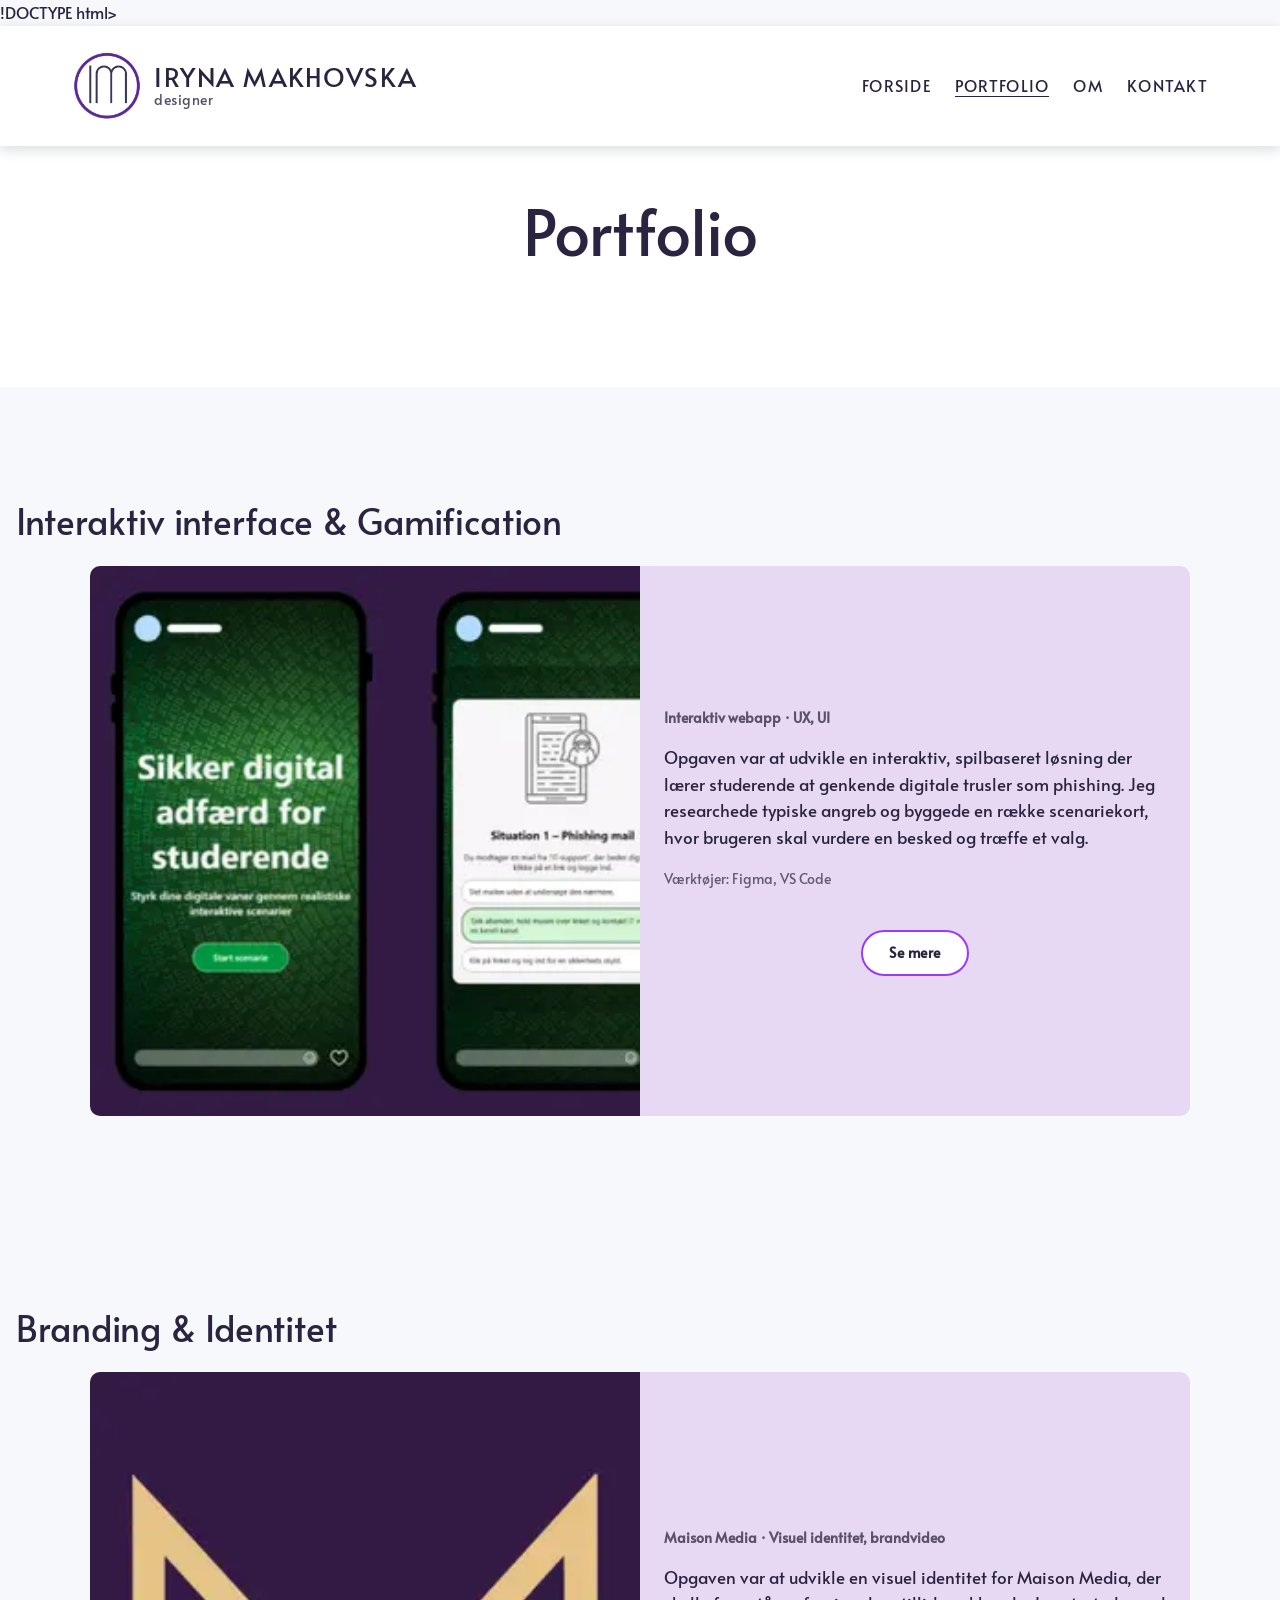
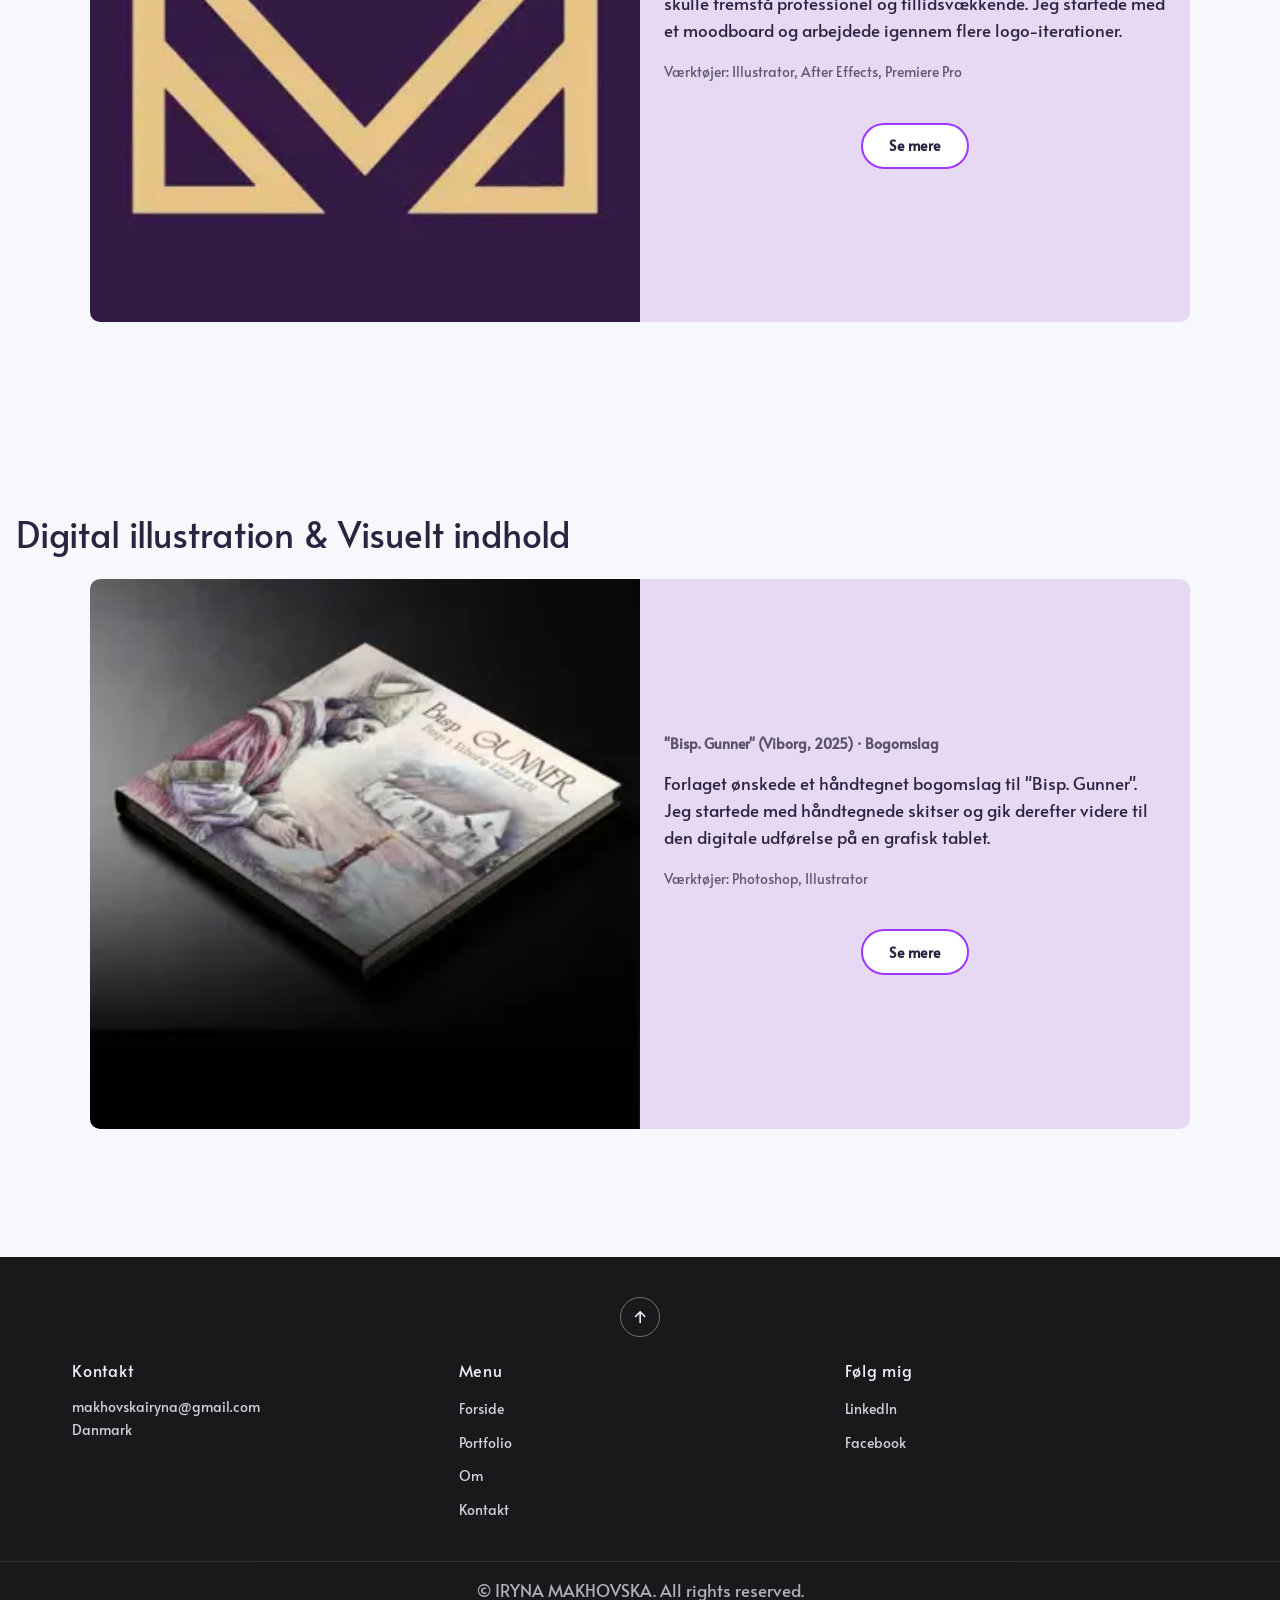
<file: portefølje.html>
!DOCTYPE html>
<html lang="en">
<head>
  <meta charset="UTF-8" />
  <meta name="viewport" content="width=device-width, initial-scale=1.0" />
  <title>Portfolio — IRYNA MAKHOVSKA</title>
  <meta name="description" content="Udvalgte projekter af Iryna Makhovska — multimediedesigner." />
  <meta name="theme-color" content="#002350" />

  <link rel="icon" href="data:image/svg+xml,%3Csvg xmlns='http://www.w3.org/2000/svg' viewBox='0 0 64 64'%3E%3Crect width='64' height='64' fill='%23002350'/%3E%3Ctext x='32' y='42' font-family='Georgia, serif' font-size='30' fill='%23ffffff' text-anchor='middle'%3EIM%3C/text%3E%3C/svg%3E" />

  <link rel="preconnect" href="https://fonts.googleapis.com">
  <link rel="preconnect" href="https://fonts.gstatic.com" crossorigin>
  <link href="https://fonts.googleapis.com/css2?family=Alata&display=swap" rel="stylesheet">

  <link rel="stylesheet" href="css/style.css" />
</head>

<body id="top">

  <header class="site-header">
    <div class="header-bg"></div>

    <div class="container header-inner">
      <div class="logo">
        <a href="index.html" class="logo-link">
         <div class="logo-image">
           <img src="img/logo.webp" alt="logo-image">
         </div>
         <div class="logo-text">
           <p class="logo-name">IRYNA MAKHOVSKA</p>
           <p class="logo-subtitle">designer</p>
         </div>
        </a>
      </div>

      <nav class="nav" id="primary-nav">
        <ul class="nav-list">
          <li><a href="index.html">FORSIDE</a></li>
          <li><a href="portfolio.html" aria-current="page">PORTFOLIO</a></li>
          <li><a href="om.html">OM</a></li>
          <li><a href="kontakt.html">KONTAKT</a></li>
        </ul>
      </nav>

      <button class="burger" id="navToggle" aria-label="Toggle navigation" aria-expanded="false" aria-controls="primary-nav">
        <span></span>
        <span></span>
        <span></span>
      </button>
    </div>
  </header>

  <main>
    <section class="cases-nav">
      <div class="container">
        <h1>Portfolio</h1>
        <div class="cases-nav-grid"></div>
      </div>
    </section>

    <!-- CASE 1: INTERAKTIV INTERFACE  -->
    <section class="section section--light" id="case-design">
      <h2 class="case-title">Interaktiv interface & Gamification</h2>

     <div class="case-card">
        <div class="case-card-image">
          <img src="img/ii10.webp" alt="Interaktivt interface til Sikker digital adfærd for studerende">
        </div>
        <div class="case-card-text">
          <p class="case-meta-inline"> Interaktiv webapp · UX, UI</p>
          <p>
            Opgaven var at udvikle en interaktiv, spilbaseret løsning der lærer
            studerende at genkende digitale trusler som phishing. Jeg researchede
            typiske angreb og byggede en række scenariekort, hvor brugeren skal
            vurdere en besked og træffe et valg.
          </p>
          <p class="case-tools-inline">Værktøjer: Figma, VS Code</p>
          <a href="#" class="btn case-toggle-btn" data-target="process-case-design">Se mere</a>
        </div>
     </div>

     <div class="case-process" id="process-case-design" hidden>
            <div class="case-process-item">
              
                <img src="img/ii1.webp" alt="Skitse af scenarie-flow">
                <h3>Fra trussel til scenarie</h3>
                <p>
                  Jeg researchede først, hvordan phishing-angreb typisk ser
                  ud, og hvilke situationer studerende oftest møder. Det
                  blev til en række scenariekort, hvor brugeren skal
                  vurdere en besked og træffe et valg.
                </p>
              </div>
              <div class="case-process-item">
              
                <img src="img/ii8.webp" alt="Version af feedback-skærm">
                <h3>Balancen mellem lærerigt og legende</h3>
                <p>
                  Jeg testede flere versioner af interaktionen — især
                  feedbacken ved forkerte valg — og justerede tonen, så
                  forløbet føltes lærerigt uden at virke belærende.
                </p>
              </div>
            </div>
      
    </section>

   

    <!-- CASE 3: BRANDING & IDENTITET -->
    <section class="section section--light" id="case-branding">
      <h2 class="case-title">Branding & Identitet</h2>

     <div class="case-card">
        <div class="case-card-image">
          <img src="img/branding7.webp" alt="Visuel identitet for Maison Media">
        </div>
        <div class="case-card-text">
          <p class="case-meta-inline">Maison Media · Visuel identitet, brandvideo</p>
          <p>
            Opgaven var at udvikle en visuel identitet for Maison Media, der
            skulle fremstå professionel og tillidsvækkende. Jeg startede med et
            moodboard og arbejdede igennem flere logo-iterationer.
          </p>
          <p class="case-tools-inline">Værktøjer: Illustrator, After Effects, Premiere Pro</p>
          <a href="#" class="btn case-toggle-btn" data-target="process-case-branding">Se mere</a>
        </div>
     </div>

     <div class="case-process" id="process-case-branding" hidden>
            <div class="case-process-item">
               
                <img src="img/branding2.webp" alt="Moodboard og logo-iterationer">
                <h3>Fra moodboard til logo</h3>
                <p>
                  Jeg startede med et moodboard for at definere det visuelle
                  udtryk, og arbejdede derefter igennem flere
                  logo-iterationer, før jeg landede på den endelige
                  M-baserede mærkevare.
                </p>
              </div>
              <div class="case-process-item">
                
                <img src="img/brand3.webp" alt="Identitet anvendt på flere formater">
                <h3>En identitet der holder på tværs af formater</h3>
                <p>
                  Farvepalette og typografi blev valgt for at understøtte
                  en seriøs, moderne tone, og identiteten blev testet på
                  tværs af flere formater — herunder en brandvideo.
                </p>
              </div>
            </div>
        
       
    </section>

    <!-- CASE 4: DIGITAL ILLUSTRATION -->
    <section class="section section--light" id="case-indhold">
      <h2 class="case-title">Digital illustration & Visuelt indhold</h2>

      <div class="case-card">
        <div class="case-card-image">
          <img src="img/di.webp" alt="Bogomslag til Bisp. Gunner">
        </div>
        <div class="case-card-text">
          <p class="case-meta-inline">"Bisp. Gunner" (Viborg, 2025) · Bogomslag</p>
          <p>
            Forlaget ønskede et håndtegnet bogomslag til "Bisp. Gunner". Jeg
            startede med håndtegnede skitser og gik derefter videre til den
            digitale udførelse på en grafisk tablet.
          </p>
          <p class="case-tools-inline">Værktøjer: Photoshop, Illustrator</p>
           <a href="#" class="btn case-toggle-btn" data-target="process-case-indhold">Se mere</a>
        </div>
     </div>

     <div class="case-process" id="process-case-indhold" hidden>
            <div class="case-process-item">
                <img src="img/bi6.webp" alt="Tegnet skitse">
                <h3>Fra skitse til digital streg</h3>
                <p>
                  Jeg startede med håndtegnede skitser for at lave forskellige versioner,
                   med fokus på at bevare stregens
                  håndtegnede kvalitet.
                </p>
              </div>
              <div class="case-process-item">
                
                <img src="img/bi5.webp" alt="Farve- og stemningsstudie">
                <h3>At finde bogens visuelle stemning</h3>
                <p>
                  Jeg eksperimenterede med farvepalette og detaljegrad for
                  at ramme den stemning, forlaget efterspurgte, og
                  finpudsede illustrationen gennem flere iterationer.
                </p>
              </div>
            </div>
         
    </section>

  </main>

   <!-- FOOTER -->
<footer class="site-footer">
  <a href="#top" class="scroll-top" aria-label="Til toppen">↑</a>

  <div class="container footer-grid">
    <div class="footer-col">
      <h3>Kontakt</h3>
      <p>makhovskairyna@gmail.com<br>Danmark</p>
    </div>

    <div class="footer-col">
      <h3>Menu</h3>
      <ul>
        <li><a href="index.html">Forside</a></li>
        <li><a href="portefølje.html">Portfolio</a></li>
        <li><a href="om.html">Om</a></li>
        <li><a href="kontakt.html">Kontakt</a></li>
      </ul>
    </div>

    <div class="footer-col">
      <h3>Følg mig</h3>
      <ul>
        <li><a href="#">LinkedIn</a></li>
        <li><a href="#">Facebook</a></li>
      </ul>
    </div>
  </div>

  <div class="footer-bottom">
    <p>© <span id="year"></span> IRYNA MAKHOVSKA. All rights reserved.</p>
  </div>
</footer>
</body>
</html>
</file>
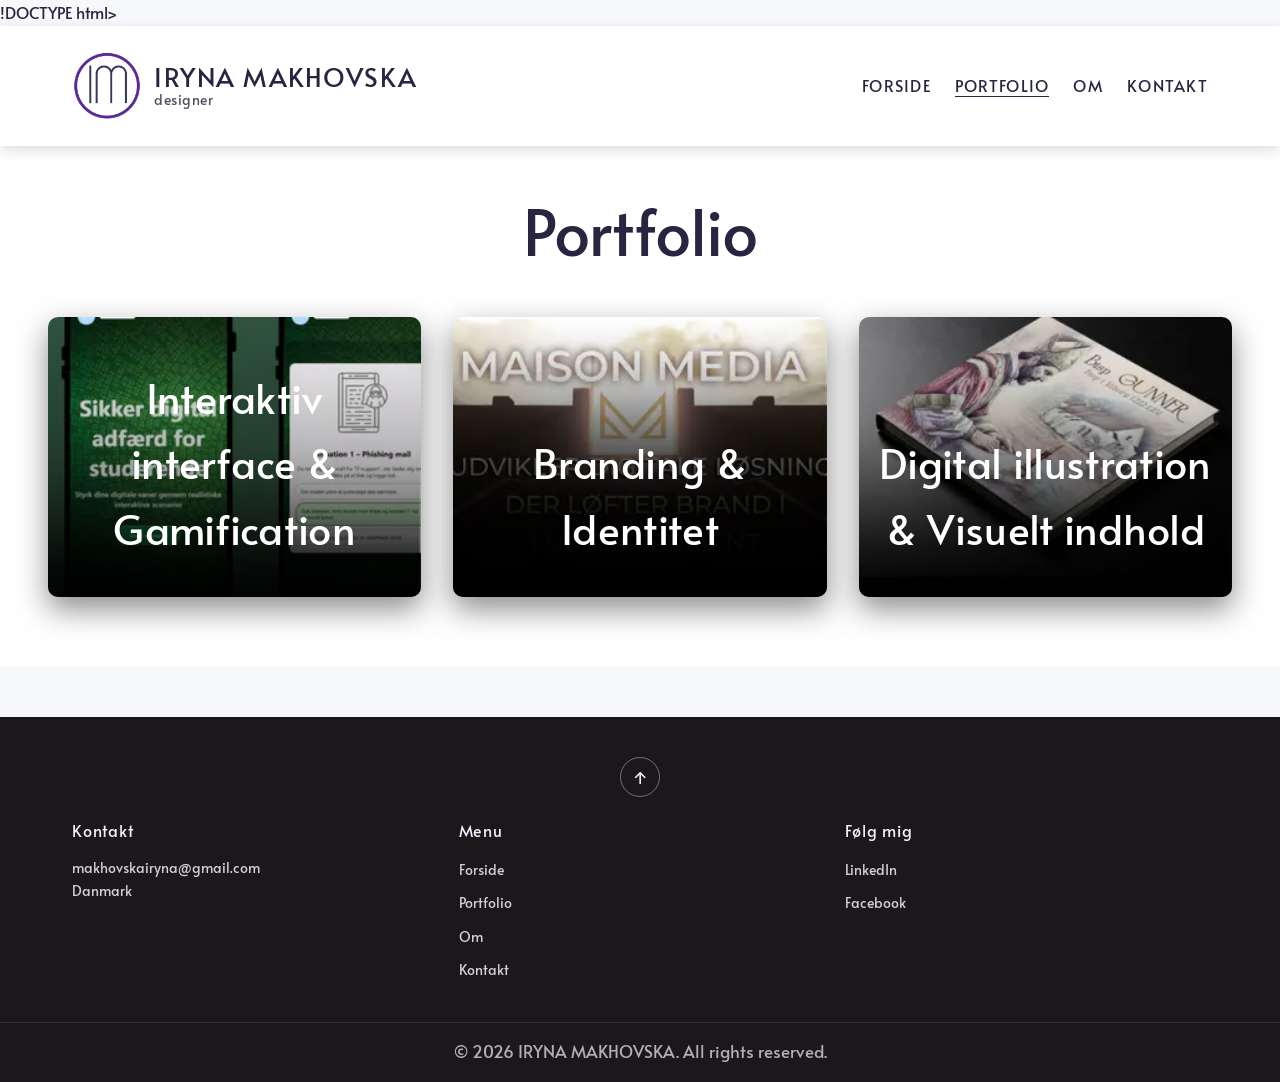
<file: portfolio.html>
!DOCTYPE html>
<html lang="en">
<head>
  <meta charset="UTF-8" />
  <meta name="viewport" content="width=device-width, initial-scale=1.0" />
  <title>Portfolio — IRYNA MAKHOVSKA</title>
  <meta name="description" content="Udvalgte projekter af Iryna Makhovska — multimediedesigner." />
  <meta name="theme-color" content="#002350" />

  <link rel="icon" href="data:image/svg+xml,%3Csvg xmlns='http://www.w3.org/2000/svg' viewBox='0 0 64 64'%3E%3Crect width='64' height='64' fill='%23002350'/%3E%3Ctext x='32' y='42' font-family='Georgia, serif' font-size='30' fill='%23ffffff' text-anchor='middle'%3EIM%3C/text%3E%3C/svg%3E" />

  <link rel="preconnect" href="https://fonts.googleapis.com">
  <link rel="preconnect" href="https://fonts.gstatic.com" crossorigin>
  <link href="https://fonts.googleapis.com/css2?family=Alata&display=swap" rel="stylesheet">

  <link rel="stylesheet" href="css/style.css" />
</head>

<body id="top">

  <header class="site-header">
    <div class="header-bg"></div>

    <div class="container header-inner">
      <div class="logo">
        <a href="index.html" class="logo-link">
         <div class="logo-image">
           <img src="img/logo.webp" alt="logo-image">
         </div>
         <div class="logo-text">
           <p class="logo-name">IRYNA MAKHOVSKA</p>
           <p class="logo-subtitle">designer</p>
         </div>
        </a>
      </div>

      <nav class="nav" id="primary-nav">
        <ul class="nav-list">
          <li><a href="index.html">FORSIDE</a></li>
          <li><a href="portfolio.html" aria-current="page">PORTFOLIO</a></li>
          <li><a href="om.html">OM</a></li>
          <li><a href="kontakt.html">KONTAKT</a></li>
        </ul>
      </nav>

      <button class="burger" id="navToggle" aria-label="Toggle navigation" aria-expanded="false" aria-controls="primary-nav">
        <span></span>
        <span></span>
        <span></span>
      </button>
    </div>
  </header>

  <main>
    <section class="cases-nav">
      <div class="container">
        <h1>Portfolio</h1>
        <div class="cases-nav-grid"></div>
      </div>
    </section>

     </section>

  </main>

   <!-- FOOTER -->
<footer class="site-footer">
  <a href="#top" class="scroll-top" aria-label="Til toppen">↑</a>

  <div class="container footer-grid">
    <div class="footer-col">
      <h3>Kontakt</h3>
      <p>makhovskairyna@gmail.com<br>Danmark</p>
    </div>

    <div class="footer-col">
      <h3>Menu</h3>
      <ul>
        <li><a href="index.html">Forside</a></li>
        <li><a href="portfolio.html">Portfolio</a></li>
        <li><a href="om.html">Om</a></li>
        <li><a href="kontakt.html">Kontakt</a></li>
      </ul>
    </div>

    <div class="footer-col">
      <h3>Følg mig</h3>
      <ul>
         <li><a href="https://www.linkedin.com/in/iryna-makhovska/">LinkedIn</a></li>
        <li><a href="https://www.facebook.com/iryna.makhovska">Facebook</a></li>
      </ul>
    </div>
  </div>

  <div class="footer-bottom">
    <p>© <span id="year"></span> IRYNA MAKHOVSKA. All rights reserved.</p>
  </div>
</footer>
<script type="module" src="js/main.js"></script>
</body>
</html>
</file>
<file: css/style.css>
/* Spacing-skala */
/* Layout */
/* Breakpoints */
*,
*::before,
*::after {
  margin: 0;
  padding: 0;
  box-sizing: border-box;
}

html {
  scroll-behavior: smooth;
}

body {
  width: 100%;
  background-color: #f6f8fc;
  font-family: "Alata", "Segoe UI", sans-serif;
  line-height: 1.6;
  color: #2b2440;
  overflow-x: hidden;
  -webkit-font-smoothing: antialiased;
}

img {
  max-width: 100%;
  display: block;
}

a {
  color: inherit;
}

h1,
h2,
h3 {
  font-family: "Alata", Georgia, serif;
  font-weight: 500;
  line-height: 1.15;
  margin: 0 0 1.5rem;
}

h1 {
  font-size: clamp(2.5rem, 6vw, 4rem);
}

h2 {
  font-size: 2.2rem;
}

p {
  font-size: 1.05rem;
  font-weight: 400;
}

.heading {
  font-weight: bold;
}

section {
  padding: 40px 0;
}

.visually-hidden {
  position: absolute;
  width: 1px;
  height: 1px;
  overflow: hidden;
  clip: rect(0 0 0 0);
  white-space: nowrap;
}

@media (prefers-reduced-motion: reduce) {
  html {
    scroll-behavior: auto;
  }
  *, *::before, *::after {
    animation-duration: 0.01ms !important;
    transition-duration: 0.01ms !important;
  }
}
a:focus-visible,
button:focus-visible,
input:focus-visible,
textarea:focus-visible {
  outline: 3px solid #9f38ff;
  outline-offset: 2px;
}

.fade-in {
  opacity: 0;
  transform: translateY(20px);
  transition: opacity 0.6s ease, transform 0.6s ease;
}
.fade-in.visible {
  opacity: 1;
  transform: translateY(0);
}

.section {
  padding: 4rem 1rem;
}

.section-light {
  background: #f6f8fc;
}

.section-dark {
  background: #1a181b;
  color: #f4eefc;
}

.section-heading {
  text-align: center;
  margin-bottom: 2.5rem;
}

.section-heading-on-dark {
  color: #f4eefc;
}

.site-header {
  position: relative;
  height: 120px;
  display: flex;
  align-items: center;
  color: #ffffff;
  z-index: 1000;
  box-shadow: 0 4px 12px rgba(5, 26, 46, 0.15);
}

.header-bg {
  position: absolute;
  inset: 0;
  background: white;
  background-size: cover;
  background-position: center;
  z-index: 0;
}

.header-inner {
  position: relative;
  z-index: 1;
  display: flex;
  justify-content: space-between;
  align-items: center;
  width: 100%;
  height: 100%;
  padding: 0 0.5rem;
}

/* Logo */
.logo {
  display: flex;
  flex-direction: column;
  line-height: 1.1;
  align-items: flex-start;
  text-align: left;
  color: #2b2440;
}

.logo-name {
  font-size: 1.6rem;
  letter-spacing: 0.06em;
  margin: 0 0 0.15rem;
  font-family: "Alata", Georgia, serif;
  font-weight: 500;
  text-align: left;
}

.logo-subtitle {
  font-size: 0.85rem;
  letter-spacing: 0.04em;
  opacity: 0.8;
  margin: 0;
  text-align: left;
}

.logo-link {
  display: flex;
  align-items: center;
  gap: 0.75rem;
  text-align: left;
  text-decoration: none;
  color: inherit;
}

.logo-image {
  width: 70px;
  height: 70px;
  flex-shrink: 0;
}

.logo-image img {
  width: 100%;
  height: 100%;
  -o-object-fit: contain;
     object-fit: contain;
  display: block;
}

.logo-text {
  display: flex;
  flex-direction: column;
  align-items: flex-start;
  text-align: left;
}

/* Navigation */
.nav-list {
  display: flex;
  gap: 1.5rem;
  list-style: none;
  margin: 0;
  padding: 0;
}
.nav-list a {
  color: #2b2440;
  text-decoration: none;
  letter-spacing: 0.08em;
  font-size: 1rem;
}
.nav-list a:hover, .nav-list a:focus-visible {
  opacity: 0.6;
}
.nav-list a[aria-current=page] {
  border-bottom: 1px solid currentColor;
}

/* Burger */
.burger {
  display: none;
  flex-direction: column;
  gap: 5px;
  background: none;
  border: none;
  cursor: pointer;
  padding: 0;
  z-index: 10;
}
.burger span {
  width: 28px;
  height: 3px;
  background-color: #2b2440;
  transition: 0.3s ease;
}
.burger.active span:nth-child(1) {
  transform: translateY(8px) rotate(45deg);
}
.burger.active span:nth-child(2) {
  opacity: 0;
}
.burger.active span:nth-child(3) {
  transform: translateY(-8px) rotate(-45deg);
}

/* Container */
.container {
  width: 100%;
  max-width: 1200px;
  margin: 0 auto;
  padding: 0 2rem;
}

h1 {
  text-align: center;
  margin-bottom: 50px;
}

/* Hero */
.hero {
  position: relative;
  min-height: 60vh;
  display: flex;
  align-items: center;
  overflow: hidden;
  color: #f4eefc;
}

.hero-bg {
  position: absolute;
  inset: 0;
  background-image: url(../img/hero-bg.webp);
  background-size: cover;
  background-position: center;
  background-repeat: no-repeat;
}

.hero-content {
  position: relative;
  z-index: 1;
  padding: 2.5rem 1rem 4rem;
  max-width: 1100px;
  margin: 0 auto;
  width: 100%;
  text-align: center;
}

.hero-name {
  font-size: clamp(2.5rem, 6vw, 4rem);
  letter-spacing: 0.02em;
  color: #f4eefc;
}

.hero-tagline {
  max-width: 32ch;
  margin-left: auto;
  margin-right: auto;
  opacity: 0.85;
  margin-bottom: 1.5rem;
}

/* Knapper */
.btn-dark, .btn {
  display: block;
  width: -moz-max-content;
  width: max-content;
  margin: 1.5rem auto 0;
  font-family: "Alata", Georgia, serif;
  font-size: 0.9rem;
  font-weight: 600;
  letter-spacing: 0.04em;
  text-decoration: none;
  padding: 0.65em 1.8em;
  border-radius: 999px;
  border: 2px solid #9f38ff;
  cursor: pointer;
  transition: transform 0.15s ease, background 0.15s ease, color 0.15s ease;
}
.btn-dark:active, .btn:active {
  transform: scale(0.97);
}

.btn {
  background: #ffffff;
  color: #2b2440;
}
.btn:hover, .btn:focus-visible {
  background: #cdb2ea;
}

.btn-dark {
  background: transparent;
  color: #f4eefc;
}
.btn-dark:hover, .btn-dark:focus-visible {
  background: #9f38ff;
  color: #ffffff;
}

/* Om mig */
.about {
  max-width: 1100px;
  margin: 0 auto;
  display: grid;
  gap: 1.5rem;
  text-align: start;
  color: white;
  background-color: #1a181b;
  border-radius: 10px;
  padding-bottom: 3rem;
}
@media (min-width: 700px) {
  .about {
    grid-template-columns: 1fr 1fr;
    text-align: left;
    align-items: center;
    gap: 2.5rem;
  }
}

.about-text {
  padding: 2rem;
}

.about-image img {
  border-radius: 10px;
  margin: 0 auto;
}

/* Kernekompetencer */
.section-dark {
  background-color: #1a181b;
}

.section-heading-on-dark {
  color: #f4eefc;
}

.competence-grid {
  display: grid;
  grid-template-columns: 1fr;
  gap: 1.5rem;
  max-width: 1100px;
  margin: 0 auto 2.5rem;
}
@media (min-width: 700px) {
  .competence-grid {
    grid-template-columns: repeat(3, 1fr);
    gap: 2.5rem;
  }
}

.competence-col {
  position: relative;
  min-height: 340px;
  border-radius: 10px;
  overflow: hidden;
  background-size: cover;
  background-position: center;
  display: flex;
  align-items: center;
  text-align: center;
}

.competence-col-overlay {
  position: absolute;
  inset: 0;
  background-color: #e7d9f4;
}

.competence-col-content {
  position: relative;
  z-index: 1;
  width: 100%;
  padding: 1.5rem 1rem;
}

.competence-col-title {
  display: inline-block;
  background: transparent;
  color: #2b2440;
  padding: 0.3em 1em;
  font-size: clamp(1.6rem, 4.5vw, 3rem);
  font-weight: bold;
  text-decoration: underline;
  margin-bottom: 1rem;
  overflow-wrap: break-word;
}

.competence-col-list {
  list-style: none;
  margin: 0;
  padding: 0;
  display: flex;
  flex-direction: column;
  gap: 0.5rem;
}
.competence-col-list li {
  color: #2b2440;
  font-size: clamp(0.9rem, 2vw, 1.5rem);
  overflow-wrap: break-word;
  hyphens: auto;
}

.tool-badge {
  display: inline-flex;
  align-items: center;
  justify-content: center;
  width: 3.2rem;
  height: 3.2rem;
  border-radius: 12px;
  overflow: hidden;
  box-shadow: 0 4px 12px rgba(255, 255, 255, 0.7);
}
.tool-badge img {
  width: 100%;
  height: 100%;
  -o-object-fit: contain;
     object-fit: contain;
}

.tool-badge-plain {
  background: #ffffff;
  padding: 0.6rem;
  box-shadow: 0 4px 12px rgba(26, 24, 27, 0.15);
}

.tools-block {
  max-width: 1100px;
  margin: 0 auto;
  padding: 2.5rem 1rem;
  text-align: center;
  background-color: #1a181b;
}

.tools-heading {
  color: #f4eefc;
  font-size: 2rem;
  letter-spacing: 0.08em;
  opacity: 0.7;
  margin-bottom: 1.5rem;
}

.tools-row {
  display: flex;
  flex-wrap: wrap;
  justify-content: center;
  gap: 0.9rem;
}

/*Cases*/
.cases-nav {
  padding: 3rem 0 1rem;
  background-color: #ffffff;
  margin-bottom: 50px;
  padding-bottom: 70px;
  background-size: cover;
  background-position: center;
  background-repeat: no-repeat;
}
.cases-nav .container {
  max-width: 100%;
  padding: 0 3rem;
}

.cases-nav-grid {
  display: grid;
  grid-template-columns: repeat(3, 1fr);
  gap: 2rem;
}

.cases-nav-item {
  position: relative;
  display: block;
  aspect-ratio: 4/3;
  overflow: hidden;
  border-radius: 10px;
  text-decoration: none;
  text-align: center;
  box-shadow: 0 12px 30px rgba(26, 24, 27, 0.5);
}

.cases-nav-item img {
  width: 100%;
  height: 100%;
  -o-object-fit: cover;
     object-fit: cover;
  transition: transform 0.4s ease;
}

.cases-nav-item::after {
  content: "";
  position: absolute;
  inset: 0;
  background: linear-gradient(to top, rgba(0, 0, 0, 0.55), rgba(0, 0, 0, 0));
}

.cases-nav-title {
  position: absolute;
  left: 0;
  right: 0;
  padding-left: 0.8rem;
  padding-right: 0.8rem;
  padding-bottom: 20px;
  text-align: center;
  bottom: 1rem;
  z-index: 1;
  color: #ffffff;
  font-family: "Alata", Georgia, serif, serif;
  font-size: clamp(1.3rem, 3.2vw, 2.6rem);
  letter-spacing: 0.02rem;
  overflow-wrap: break-word;
  hyphens: auto;
}

.cases-nav-item:hover img,
.cases-nav-item:focus-visible img {
  transform: scale(1.06);
}

/* Kontaktformular */
.contact-section {
  background-image: url(../img/bg4.webp);
  background-size: cover;
  background-position: center;
  background-repeat: no-repeat;
}

.section-heading {
  text-align: center;
  color: #2b2440;
}

.contact-heading {
  color: #e7d9f4;
}

.section-intro {
  max-width: 42ch;
  margin: 0 auto 1.5rem;
  text-align: center;
  opacity: 0.85;
  color: #ffffff;
}

.contact-form {
  max-width: 480px;
  margin: 0 auto;
  background-color: white;
  border-radius: 10px;
  padding: 2.5rem;
  margin-bottom: 4rem;
  display: flex;
  flex-direction: column;
  gap: 1rem;
  box-shadow: 0 12px 30px rgba(26, 24, 27, 0.5);
}

.contact-form-field {
  font-family: "Alata", "Segoe UI", sans-serif;
  font-size: 0.95rem;
  padding: 0.75em 1em;
  border: 1px solid rgba(43, 36, 64, 0.5);
  border-radius: 10px;
  background: #ffffff;
}
.contact-form-field::-moz-placeholder {
  color: rgba(43, 36, 64, 0.55);
}
.contact-form-field::placeholder {
  color: rgba(43, 36, 64, 0.55);
}

.contact-form-field-textarea {
  resize: vertical;
  min-height: 8rem;
}

.contact-form-status {
  margin: 0;
  font-size: 0.85rem;
  min-height: 1.2em;
}
.contact-form-status[data-state=success] {
  color: #1a7a3d;
}
.contact-form-status[data-state=error] {
  color: #b3261e;
}

.site-footer {
  background: #1a181b;
  color: #f4eefc;
  padding-top: 2.5rem;
}

.scroll-top {
  display: flex;
  align-items: center;
  justify-content: center;
  width: 2.5rem;
  height: 2.5rem;
  margin: 0 auto 1.5rem;
  border: 1px solid rgba(244, 238, 252, 0.4);
  border-radius: 50%;
  color: #f4eefc;
  text-decoration: none;
  font-size: 1.2rem;
}

.footer-grid {
  display: grid;
  gap: 1.5rem;
  padding-bottom: 2.5rem;
  text-align: center;
}
@media (min-width: 700px) {
  .footer-grid {
    grid-template-columns: repeat(3, 1fr);
    text-align: left;
  }
}

.footer-col h3 {
  font-size: 1rem;
  letter-spacing: 0.05em;
  margin-bottom: 1rem;
  color: #f4eefc;
}

.footer-col ul {
  list-style: none;
  margin: 0;
  padding: 0;
  display: flex;
  flex-direction: column;
  gap: 0.5rem;
}

.footer-col a {
  color: rgba(244, 238, 252, 0.85);
  text-decoration: none;
  font-size: 0.9rem;
}
.footer-col a:hover {
  opacity: 0.7;
}

.footer-col p {
  font-size: 0.9rem;
  opacity: 0.85;
}

.footer-bottom {
  border-top: 1px solid rgba(244, 238, 252, 0.15);
  text-align: center;
  padding: 1rem;
  font-size: 0.8rem;
  opacity: 0.7;
}

/* Case study (portfolio.html) */
.case-card {
  display: grid;
  max-width: 1100px;
  margin: 0 auto 4rem;
  border-radius: 10px;
  overflow: hidden;
}
@media (min-width: 700px) {
  .case-card {
    grid-template-columns: 1fr 1fr;
  }
}

.case-card-image img {
  width: 100%;
  height: 100%;
  -o-object-fit: cover;
     object-fit: cover;
  display: block;
}

.case-card-text {
  background: #e7d9f4;
  padding: 1.5rem;
  display: flex;
  flex-direction: column;
  justify-content: center;
  gap: 1rem;
}

.case-meta-inline {
  font-size: 0.9rem;
  font-weight: 600;
  opacity: 0.75;
}

.case-tools-inline {
  font-size: 0.85rem;
  opacity: 0.7;
}

.case-process {
  display: grid;
  gap: 1.5rem;
  max-width: 1100px;
  margin: 0 auto 4rem;
  padding: 0 1rem;
}
@media (min-width: 700px) {
  .case-process {
    grid-template-columns: repeat(2, 1fr);
  }
}

.case-process[hidden] {
  display: none;
}

.case-process-item img {
  width: 100%;
  border-radius: 10px;
  margin-bottom: 1rem;
}
.case-process-item h3 {
  font-size: 1.1rem;
  margin-bottom: 0.4rem;
}

/*Det kan jeg (portfolio.html*/
.skills-detail-grid {
  display: grid;
  grid-template-columns: 1fr;
  gap: 1.5rem;
  max-width: 1100px;
  margin: 0 auto;
  padding: 0 1rem;
}
@media (min-width: 700px) {
  .skills-detail-grid {
    grid-template-columns: repeat(2, 1fr);
  }
}
@media (min-width: 1024px) {
  .skills-detail-grid {
    grid-template-columns: repeat(4, 1fr);
  }
}

.skill-card {
  background: #e7d9f4;
  border-radius: 10px;
  overflow: hidden;
  box-shadow: 0 8px 20px rgba(26, 24, 27, 0.12);
  display: flex;
  flex-direction: column;
}

.skill-card img {
  width: 100%;
  aspect-ratio: 4/3;
  -o-object-fit: cover;
     object-fit: cover;
  display: block;
}

.skill-card-body {
  padding: 1rem;
  display: flex;
  flex-direction: column;
  gap: 0.5rem;
}

.skill-card-body h3 {
  font-size: 1.1rem;
  margin-bottom: 0;
}

.skill-intro {
  font-size: 0.9rem;
  opacity: 0.8;
}

.skill-detail {
  margin-top: 0.5rem;
  font-size: 0.9rem;
  opacity: 0.9;
}

/* ARBEJDSPROCESS (om.html) */
.process-row {
  display: flex;
  flex-wrap: wrap;
  justify-content: center;
  align-items: flex-start;
  gap: 1.5rem;
  max-width: 1100px;
  margin: 0 auto;
  padding: 0 1rem;
}

.process-step {
  flex: 1 1 160px;
  max-width: 200px;
  text-align: center;
  color: #2b2440;
}
.process-step h3 {
  font-size: 1.1rem;
  margin: 1rem 0 0.5rem;
}
.process-step p {
  font-size: 0.85rem;
  opacity: 0.85;
}

.process-icon {
  display: flex;
  align-items: center;
  justify-content: center;
  width: 2.5rem;
  height: 2.5rem;
  margin: 0 auto;
  border-radius: 50%;
  border: 2px solid #9f38ff;
  color: #9f38ff;
  font-weight: 700;
}

.process-arrow {
  display: none;
  align-self: center;
  color: rgba(244, 238, 252, 0.4);
  font-size: 1.3rem;
}
@media (min-width: 700px) {
  .process-arrow {
    display: block;
  }
}

.availability-badge {
  display: inline-flex;
  align-items: center;
  gap: 0.5rem;
  margin-bottom: 1rem;
  margin-top: 2.5rem;
  padding: 0.4em 1em;
  border-radius: 999px;
  border: 3px solid #9f38ff;
  color: #f4eefc;
  font-size: 0.85rem;
  font-weight: 600;
}

.availability-dot {
  width: 10px;
  height: 10px;
  border-radius: 50%;
  background: #2ecc71;
  flex-shrink: 0;
}

.availability-dot {
  width: 8px;
  height: 8px;
  border-radius: 50%;
  background: #2ecc71;
  flex-shrink: 0;
  animation: pulse-dot 2s ease-in-out infinite;
}

@keyframes pulse-dot {
  0%, 100% {
    opacity: 1;
  }
  50% {
    opacity: 0.4;
  }
}
.cta-section {
  display: flex;
  flex-direction: column;
  align-items: center;
  background-image: url(../img/bg4.webp);
  background-size: cover;
  background-position: center;
  background-repeat: no-repeat;
}

/*Case-design, -branding html */
.case-role {
  padding-top: 1.5rem;
  padding-bottom: 1.5rem;
}

.role-list {
  display: flex;
  flex-wrap: wrap;
  justify-content: center;
  gap: 0.6rem;
  max-width: 1100px;
  margin: 0 auto;
  padding: 0 1rem;
  list-style: none;
}

.role-pill {
  padding: 0.4em 1em;
  border-radius: 999px;
  border: 1px solid #9f38ff;
  color: #2b2440;
  font-size: 0.85rem;
  font-weight: 600;
}

/* 1200px */
@media (max-width: 1200px) {
  .cases-nav-grid {
    grid-template-columns: 1fr;
  }
  .cases-nav-title {
    font-size: clamp(1.8rem, 3.2vw, 2.6rem);
  }
  .cases-nav-item {
    width: 70%;
    max-width: 650px;
    margin: 0 auto;
  }
}
/* 900px */
@media (max-width: 900px) {
  .burger {
    display: flex;
    position: absolute;
    top: 50%;
    right: 1.5rem;
    transform: translateY(-50%);
    z-index: 20;
  }
  .nav {
    position: absolute;
    top: 100%;
    right: 0;
    width: 100%;
    background: #ffffff;
    padding: 2rem 0;
    transform: translateY(-200%);
    opacity: 0;
    pointer-events: none;
    text-align: center;
    transition: 0.3s ease;
  }
  .nav.open {
    transform: translateY(0);
    opacity: 1;
    pointer-events: auto;
  }
  .nav-list {
    flex-direction: column;
    gap: 1.5rem;
  }
  .nav-list a {
    font-size: 1.1rem;
    color: #2b2440;
  }
  p {
    font-size: 16px;
  }
  .competence-col-title {
    font-size: 1.5rem;
  }
  .cases-nav-grid {
    grid-template-columns: 1fr;
  }
  .cases-nav-title {
    font-size: clamp(1.8rem, 4vw, 2.6rem);
  }
  .cases-nav-item {
    width: 80%;
    max-width: 650px;
    margin: 0 auto;
  }
  .section__heading {
    font-size: 1.6rem;
  }
  .competence-col {
    min-height: 220px;
  }
  .tools-row {
    gap: 0.6rem;
  }
  .tool-badge {
    width: 2.6rem;
    height: 2.6rem;
  }
}
/*  600px */
@media (max-width: 600px) {
  .btn-primary,
  .btn-ghost {
    max-width: 80%;
  }
  .site-header {
    height: auto;
    min-height: 100px;
    padding: 1rem 0;
  }
  .header-inner {
    flex-direction: row;
    align-items: center;
    justify-content: space-between;
    gap: 0.5rem;
  }
  .container .header-inner {
    width: 100% !important;
    max-width: 100% !important;
  }
  .logo-name {
    font-size: 1.2rem;
  }
  .about-text {
    padding: 1rem;
  }
  .cases-nav-grid {
    grid-template-columns: 1fr;
  }
  .cases-nav-item {
    width: 100%;
  }
  .cases-nav-title {
    font-size: clamp(1.7rem, 6vw, 2.4rem);
  }
  .competence-col {
    min-height: 180px;
    padding-left: 10px;
    padding-right: 1rem;
  }
  .contact-form {
    margin: 1rem;
  }
}/*# sourceMappingURL=style.css.map */
</file>
